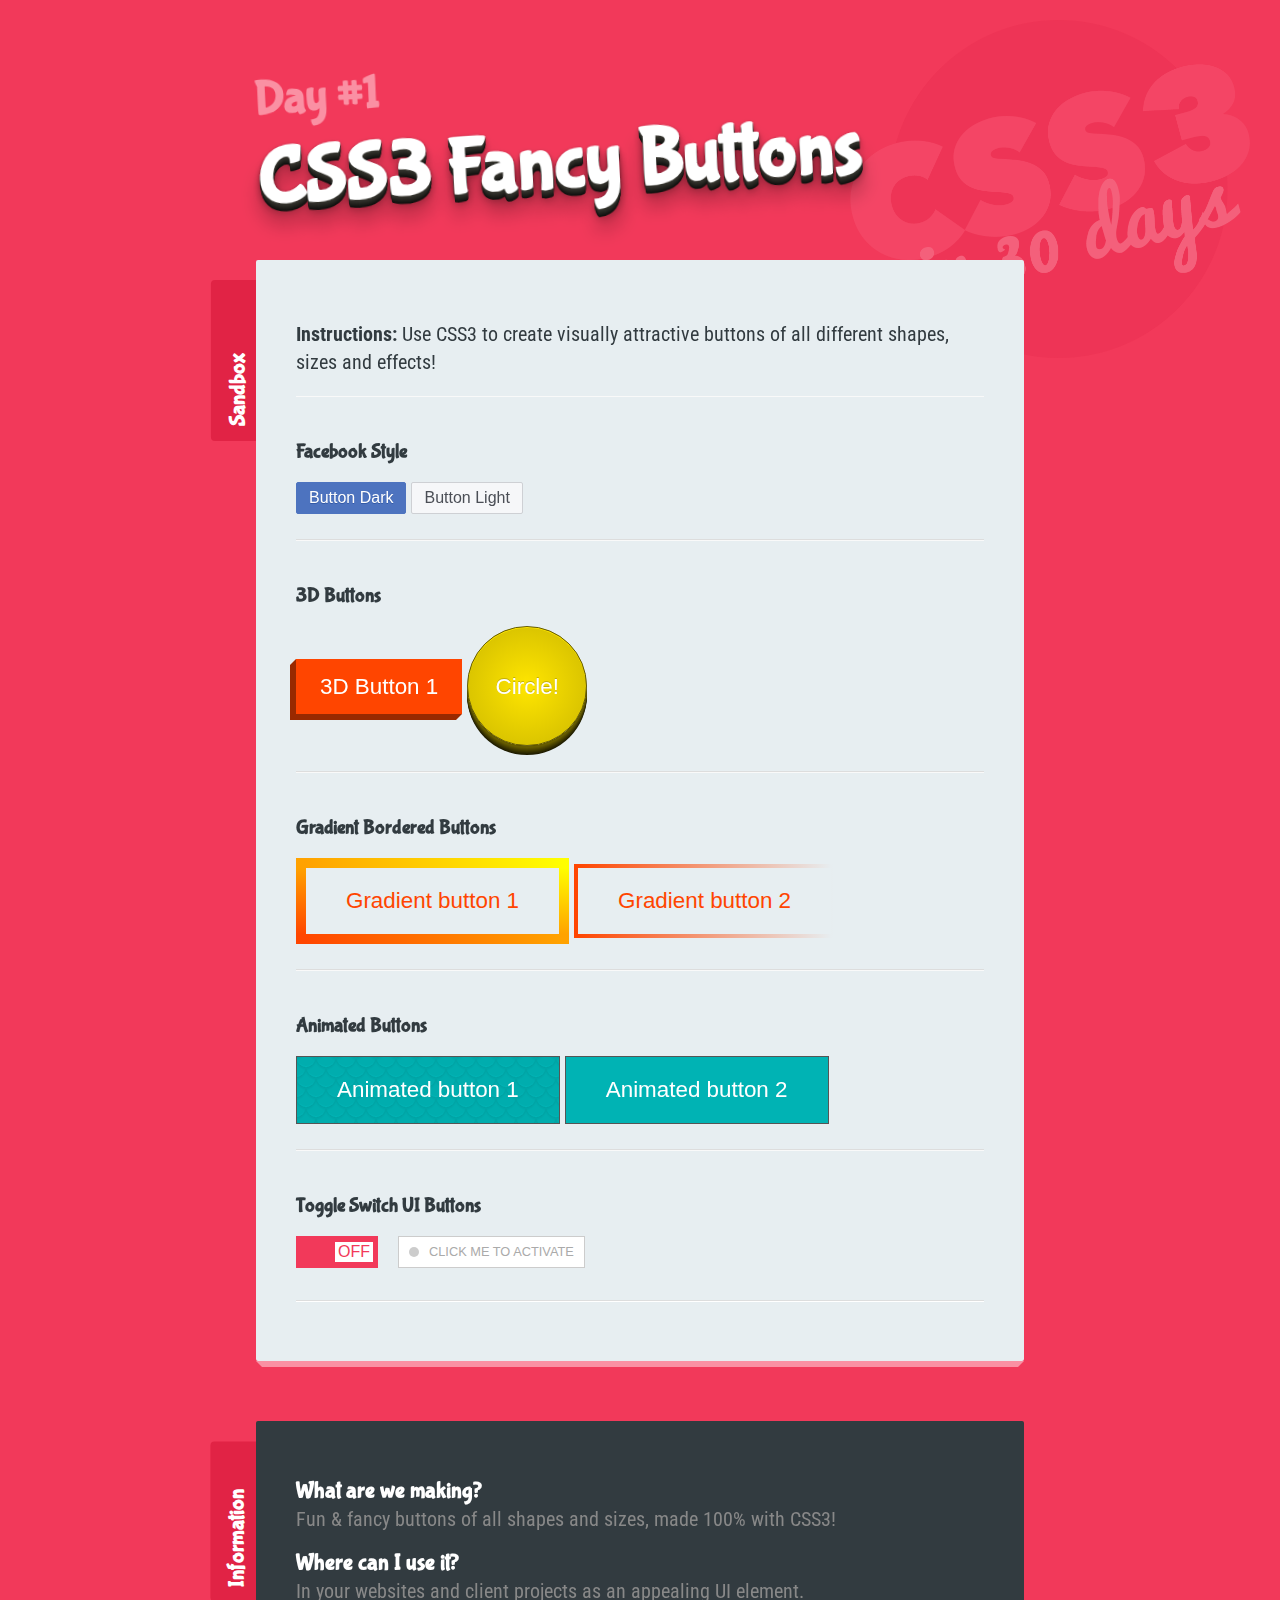
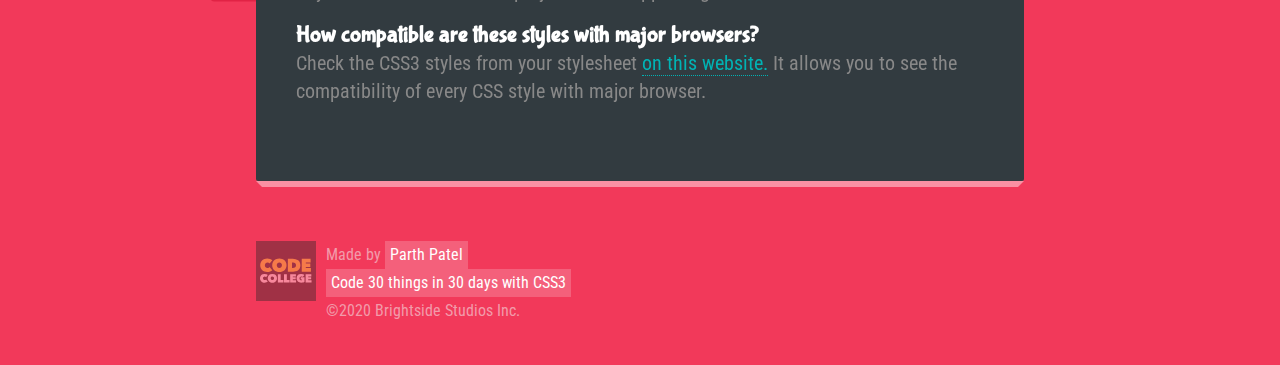
<file: 1 - Fancy Buttons/index.html>
<!--
  Message from Brad:
  Thanks for watching CSS3 in 30 Days! You're awesome.
  Want more fun design & coding courses? Check out my website.

  https://codecollege.ca
  (it's free to start)
-->

<!DOCTYPE html>
<html>

<head>
  <meta charset="utf-8">
  <title>CSS3 Fancy Buttons | Code 30 Things in 30 Days with CSS3</title>

  <!-- NORMALIZE CSS -->
  <link rel="stylesheet" href="../_theme-styles/normalize.css">

  <!-- PROJECT THEME CSS -->
  <link rel="stylesheet" href="../_theme-styles/theme.css">

  <!-- FINAL PROJECT CSS (use for reference) -->
  <!-- <link rel="stylesheet" href="final.css"> -->

  <!-- SANDBOX CSS (this is your file!) -->
  <link rel="stylesheet" href="sandbox.css">

  <link href="https://fonts.googleapis.com/css?family=Bubblegum+Sans|Nova+Mono|Roboto+Condensed" rel="stylesheet">
</head>

<body>
  <h1><small>Day #1</small> CSS3 Fancy Buttons</h1>



  <div class="sandbox">
    <h2>Sandbox <small>This is where you play</small></h2>
    <div class="content">

      <p><strong>Instructions:</strong> Use CSS3 to create visually attractive buttons of all different shapes, sizes
        and effects!</p>

      <section>

        <h4>Facebook Style</h4>
        <button type="button" name="button" class="facebook-style-btn facebook-style-dark">Button Dark</button>

        <button type="button" name="button" class="facebook-style-btn facebook-style-light">Button Light</button>

      </section>

      <section>

        <h4>3D Buttons</h4>
        <button type="button" name="button" class="btn-3d-1">3D Button 1</button>

        <button type="button" name="button" class="btn-3d-2">Circle!</button>

      </section>

      <section>

        <h4>Gradient Bordered Buttons</h4>
        <button type="button" name="button" class="gradient-button-1">Gradient button 1</button>
        <button type="button" name="button" class="gradient-button-2">Gradient button 2</button>

      </section>

      <section>

        <h4>Animated Buttons</h4>

        <button type="button" name="button" class="animated-button-1">Animated button 1</button>
        <button type="button" name="button" class="animated-button-2">Animated button 2</button>

      </section>

      <section>

        <h4>Toggle Switch UI Buttons</h4>

        <label for="toggle1" class="toggle-1">
          <input type="checkbox" id="toggle1" class="toggle-1__input" />
          <span class="toggle-1__button"></span>
        </label>

        <label for="toggle2" class="toggle-2">
          <input type="checkbox" id="toggle2" class="toggle-2__input" />
          <span class="toggle-2__button">Click me to activate</span>
        </label>
      </section>

    </div>
  </div>

  <!-- <div class="final-result">
    <h2>Final Result <small>Use this for reference!</small></h2>
    <div class="content">

      <section>

        <h4>Facebook Style</h4>
        <button type="button" name="button" class="final__facebook-style-btn final__facebook-style-dark">Button
          Dark</button>

        <button type="button" name="button" class="final__facebook-style-btn final__facebook-style-light">Button
          Light</button>

      </section>

      <section>

        <h4>3D Buttons</h4>
        <button type="button" name="button" class="final__btn-3d-1">3D Button 1</button>

        <button type="button" name="button" class="final__btn-3d-2">Circle!</button>

      </section>

      <section>

        <h4>Gradient Bordered Buttons</h4>
        <button type="button" name="button" class="final__gradient-button-1">Gradient button 1</button>
        <button type="button" name="button" class="final__gradient-button-2">Gradient button 2</button>

      </section>

      <section>

        <h4>Animated Buttons</h4>

        <button type="button" name="button" class="final__animated-button-1">Animated button 1</button>
        <button type="button" name="button" class="final__animated-button-2">Animated button 2</button>

      </section>

      <section>

        <h4>Toggle Switch UI Buttons</h4>


        <label for="final-toggle1" class="final__toggle-1">
          <input type="checkbox" id="final-toggle1" class="final__toggle-1__input" />
          <span class="final__toggle-1__button"></span>
        </label>

        <label for="final-toggle2" class="final__toggle-2">
          <input type="checkbox" id="final-toggle2" class="final__toggle-2__input" />
          <span class="final__toggle-2__button">Click me to activate</span>
        </label>


      </section>

    </div>
  </div> -->

  <div class="info">
    <h2>Information <small>About this lesson</small></h2>
    <h3>What are we making?</h3>
    <p>Fun &amp; fancy buttons of all shapes and sizes, made 100% with CSS3!</p>

    <h3>Where can I use it?</h3>
    <p>In your websites and client projects as an appealing UI element.</p>

    <h3>How compatible are these styles with major browsers?</h3>
    <p>Check the CSS3 styles from your stylesheet <a href="http://caniuse.com/">on this website.</a> It allows you to
      see the compatibility of every CSS style with major browser.</p>
  </div>

  <footer>
    <div class="logo">
      <a href="http://codecollege.ca/" id="logo">

        <img src="../_theme-styles/img/bggray.svg" width="60px" id="logo_bg-gray">
        <img src="../_theme-styles/img/bgyellow.svg" width="60px" id="logo_bg-yellow">
        <img src="../_theme-styles/img/codecollegelogo.svg" width="60px" id="logo_codecollege">

        <!-- <img src="../_theme-styles/img/codecollegelogo.png" alt="Learn to Code at CodeCollege.ca" height="60px"> -->

      </a>
    </div>
    <div class="made-by">
      Made by <a href="#">Parth Patel</a>
    </div>
    <div class="course">
      <a href="http://codecollege.ca/">Code 30 things in 30 days with CSS3</a>
    </div>
    <div class="copyright">
      &copy;2020 Brightside Studios Inc.
    </div>
  </footer>
</body>

</html>
</file>
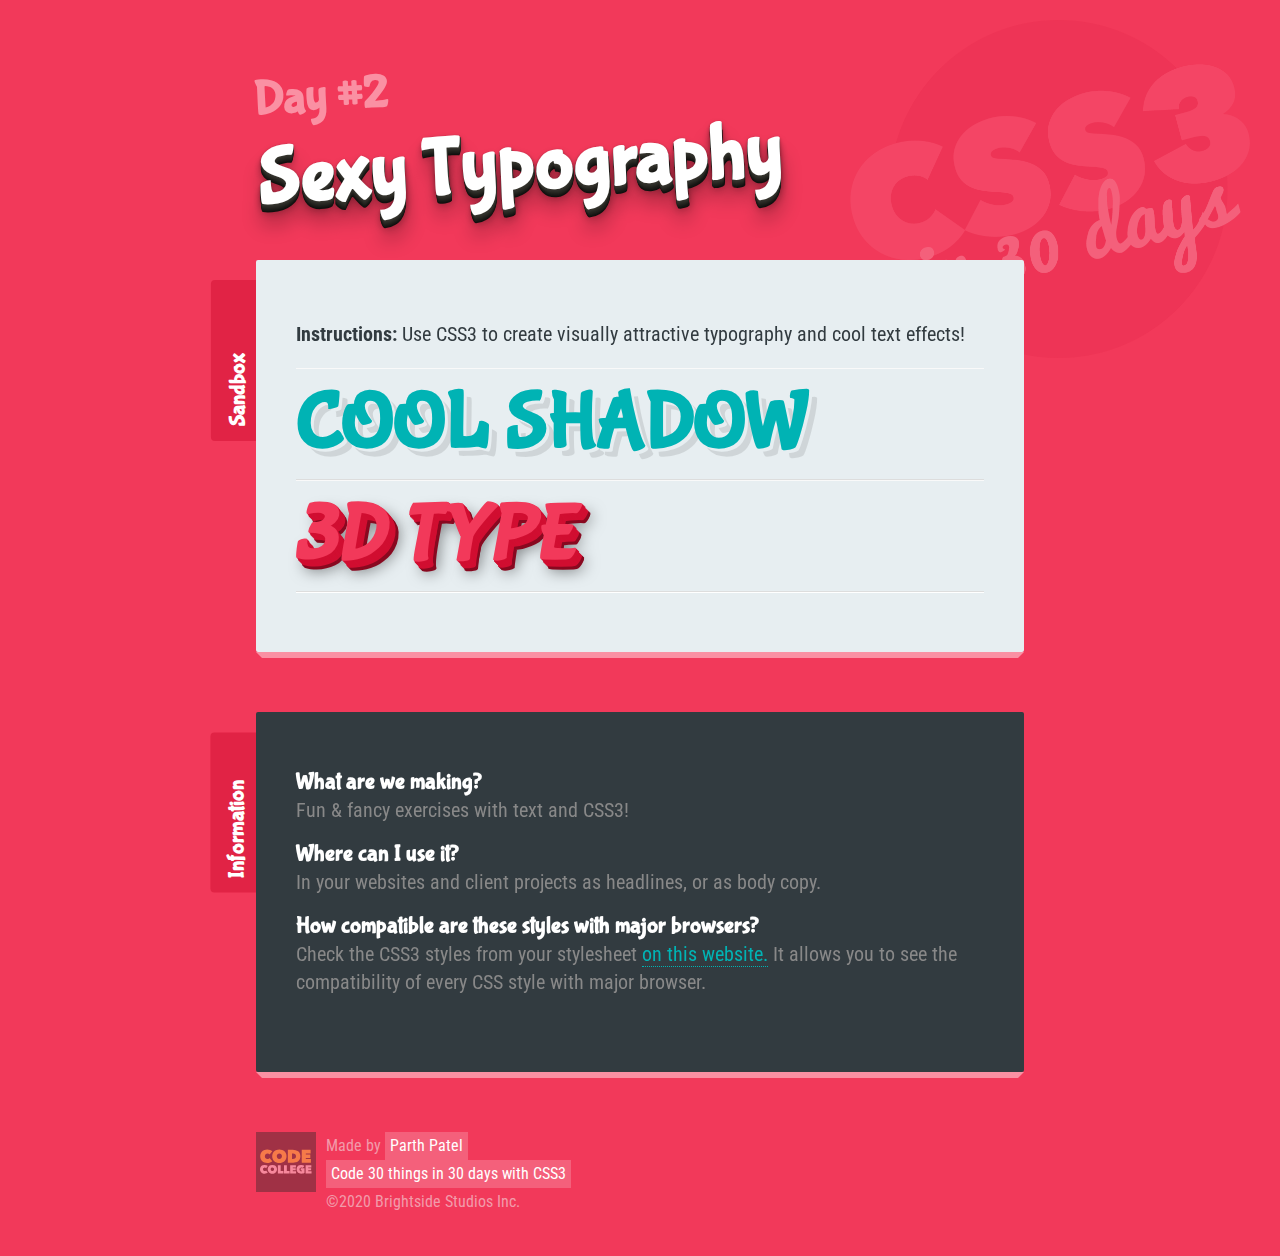
<file: 2 - Sexy Typography/index.html>
<!--
  Message from Brad:
  Thanks for watching CSS3 in 30 Days! You're awesome.
  Want more fun design & coding courses? Check out my website.

  https://codecollege.ca
  (it's free to start)
-->

<!DOCTYPE html>
<html>
  <head>
    <meta charset="utf-8">
    <title>Sexy Typography | Code 30 Things in 30 Days with CSS3</title>

    <!-- NORMALIZE CSS -->
    <link rel="stylesheet" href="../_theme-styles/normalize.css">

    <!-- PROJECT THEME CSS -->
    <link rel="stylesheet" href="../_theme-styles/theme.css">

    <!-- FINAL PROJECT CSS (use for reference) -->
    <link rel="stylesheet" href="final.css">

    <!-- SANDBOX CSS (this is your file!) -->
    <link rel="stylesheet" href="sandbox.css">

<link href="https://fonts.googleapis.com/css?family=Bubblegum+Sans|Nova+Mono|Roboto+Condensed" rel="stylesheet">
  </head>
  <body>
    <h1><small>Day #2</small> Sexy Typography</h1>



    <div class="sandbox">
      <h2>Sandbox <small>This is where you play</small></h2>
      <div class="content">

        <p><strong>Instructions:</strong> Use CSS3 to create visually attractive typography and cool text effects!</p>

        <section>

          <h4 class="shadow-typo">Cool Shadow</h4>

        </section>

        <section>

          <h4 class="threedee-typo">3D Type</h4>

        </section>

      </div>
    </div>
<!-- 
    <div class="final-result">
        <h2>Final Result <small>Use this for reference!</small></h2>
        <div class="content">

          <section>

            <h4 class="final__shadow-typo">Cool Shadow</h4>

          </section>

          <section>

            <h4 class="final__threedee-typo">3D Type</h4>

          </section>

        </div>
    </div> -->

    <div class="info">
      <h2>Information <small>About this lesson</small></h2>
      <h3>What are we making?</h3>
      <p>Fun &amp; fancy exercises with text and CSS3!</p>

      <h3>Where can I use it?</h3>
      <p>In your websites and client projects as headlines, or as body copy.</p>

      <h3>How compatible are these styles with major browsers?</h3>
      <p>Check the CSS3 styles from your stylesheet <a href="http://caniuse.com/">on this website.</a> It allows you to see the compatibility of every CSS style with major browser.</p>
    </div>

    <footer>
      <div class="logo">
        <a href="http://codecollege.ca/" id="logo">

          <img src="../_theme-styles/img/bggray.svg" width="60px" id="logo_bg-gray">
          <img src="../_theme-styles/img/bgyellow.svg" width="60px" id="logo_bg-yellow">
          <img src="../_theme-styles/img/codecollegelogo.svg" width="60px" id="logo_codecollege">

          <!-- <img src="../_theme-styles/img/codecollegelogo.png" alt="Learn to Code at CodeCollege.ca" height="60px"> -->

        </a>
      </div>
      <div class="made-by">
        Made by <a href="http://bradhussey.ca/">Parth Patel</a>
      </div>
      <div class="course">
        <a href="http://codecollege.ca/">Code 30 things in 30 days with CSS3</a>
      </div>
      <div class="copyright">
        &copy;2020 Brightside Studios Inc.
      </div>
    </footer>
  </body>
</html>
</file>
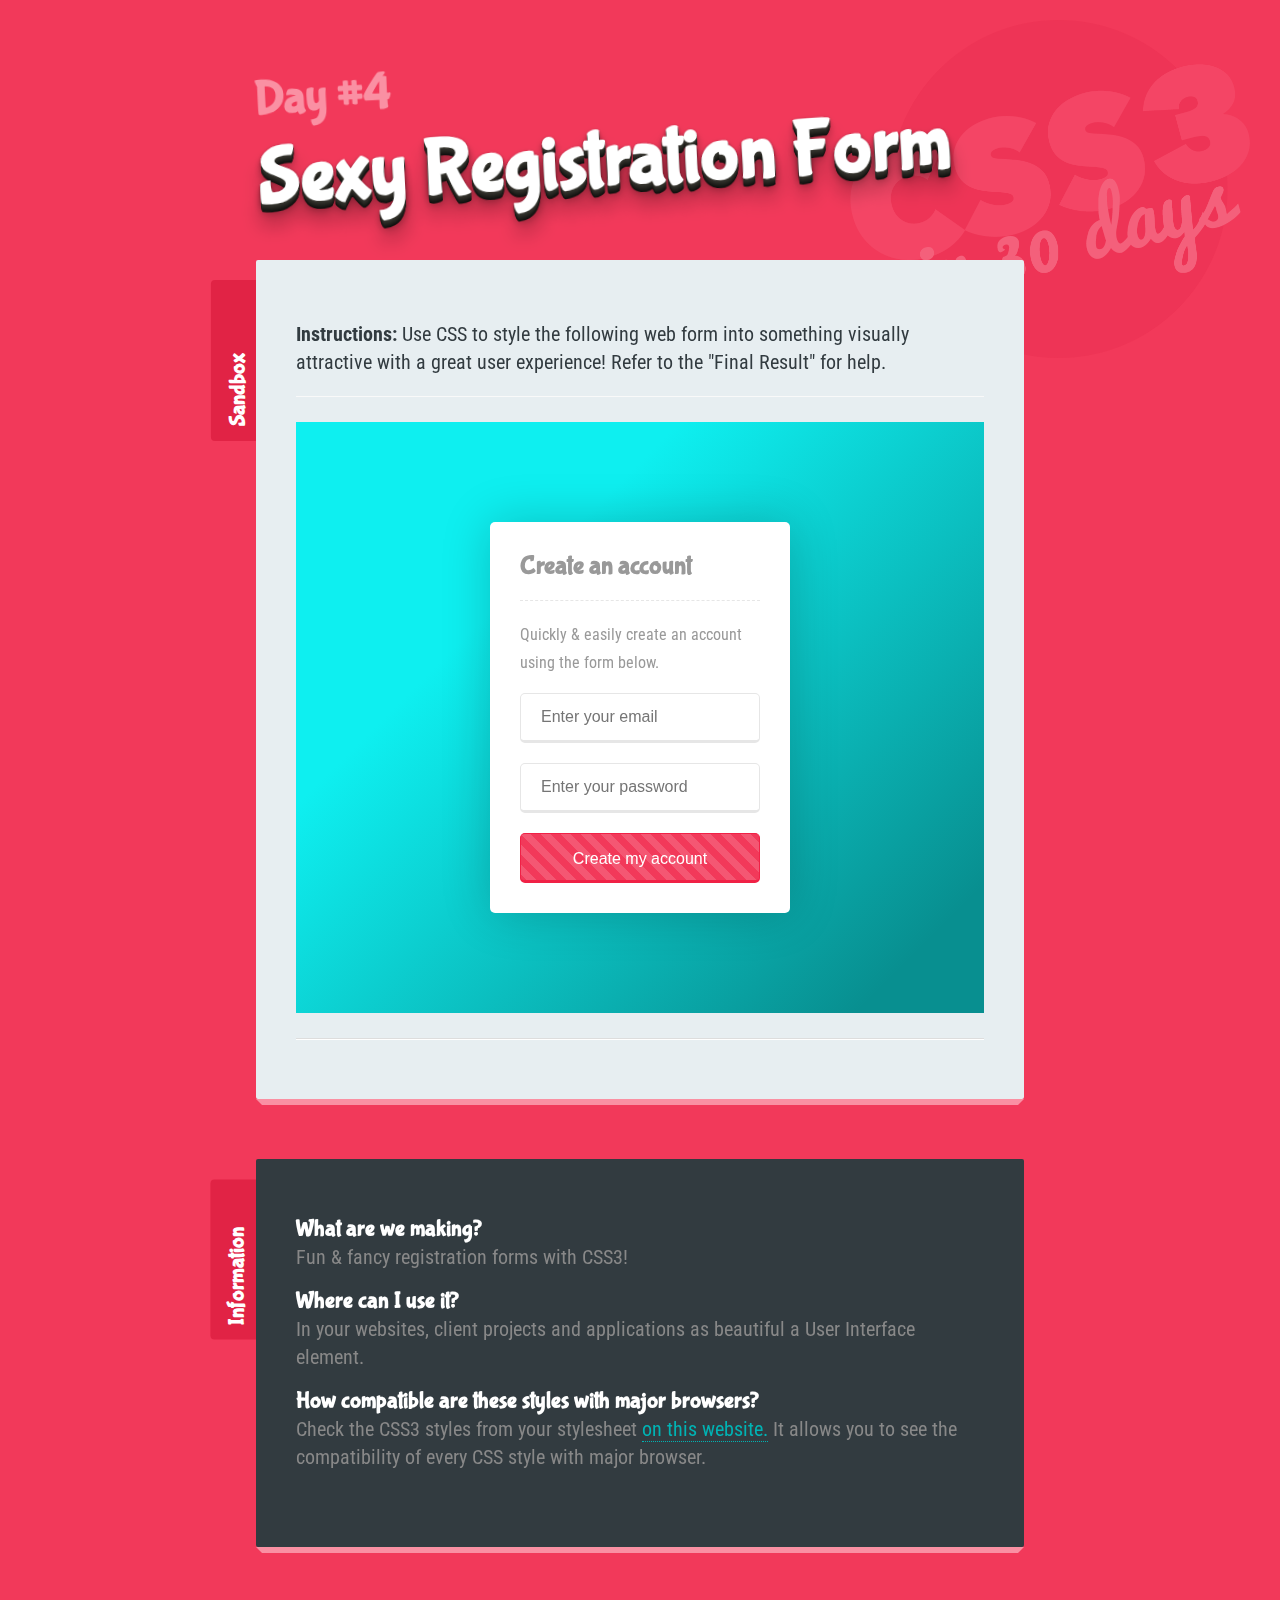
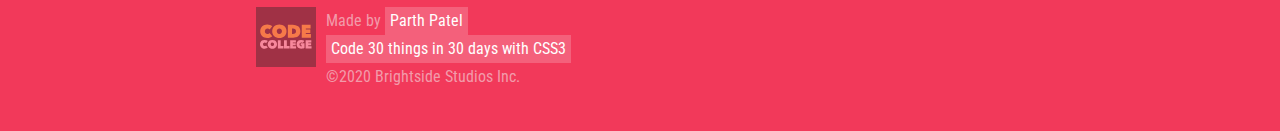
<file: 4 - Sexy Registration Form/index.html>
<!--
  Message from Brad:
  Thanks for watching CSS3 in 30 Days! You're awesome.
  Want more fun design & coding courses? Check out my website.

  https://codecollege.ca
  (it's free to start)
-->

<!DOCTYPE html>
<html>
  <head>
    <meta charset="utf-8">
    <title>Sexy Registration Form | Code 30 Things in 30 Days with CSS3</title>

    <!-- NORMALIZE CSS -->
    <link rel="stylesheet" href="../_theme-styles/normalize.css">

    <!-- PROJECT THEME CSS -->
    <link rel="stylesheet" href="../_theme-styles/theme.css">

    <!-- FINAL PROJECT CSS (use for reference) -->
    <link rel="stylesheet" href="final.css">

    <!-- SANDBOX CSS (this is your file!) -->
    <link rel="stylesheet" href="sandbox.css">

<link href="https://fonts.googleapis.com/css?family=Bubblegum+Sans|Nova+Mono|Roboto+Condensed" rel="stylesheet">
  </head>
  <body>
    <h1><small>Day #4</small> Sexy Registration Form</h1>



    <div class="sandbox">
      <h2>Sandbox <small>This is where you play</small></h2>
      <div class="content">

        <p><strong>Instructions:</strong> Use CSS to style the following web form into something visually attractive with a great user experience! Refer to the "Final Result" for help.</p>

        <section>

          <div class="register-wrapper">
            <div class="register-block">
              <h3 class="register-title">Create an account</h3>
              <p>Quickly &amp; easily create an account using the form below.</p>
              <form action="">
                <input type="email" placeholder="Enter your email"/>
                <input type="password" placeholder="Enter your password" />
                <input type="submit" value="Create my account"/>
              </form>
            </div>
          </div>

        </section>

      </div>
    </div>

    <!-- <div class="final-result">
        <h2>Final Result <small>Use this for reference!</small></h2>
        <div class="content">

          <section>

            <div class="final__register-wrapper">
              <div class="final__register-block">
                <h3 class="final__register-title">Create an account</h3>
                <p>Quickly &amp; easily create an account using the form below.</p>
                <form action="">
                  <input type="email" placeholder="Enter your email"/>
                  <input type="password" placeholder="Enter your password" />
                  <input type="submit" value="Create my account"/>
                </form>
              </div>
            </div>

          </section>

        </div>
    </div> -->

    <div class="info">
      <h2>Information <small>About this lesson</small></h2>
      <h3>What are we making?</h3>
      <p>Fun &amp; fancy registration forms with CSS3!</p>

      <h3>Where can I use it?</h3>
      <p>In your websites, client projects and applications as beautiful a User Interface element.</p>

      <h3>How compatible are these styles with major browsers?</h3>
      <p>Check the CSS3 styles from your stylesheet <a href="http://caniuse.com/">on this website.</a> It allows you to see the compatibility of every CSS style with major browser.</p>
    </div>

    <footer>
      <div class="logo">
        <a href="http://codecollege.ca/" id="logo">

          <img src="../_theme-styles/img/bggray.svg" width="60px" id="logo_bg-gray">
          <img src="../_theme-styles/img/bgyellow.svg" width="60px" id="logo_bg-yellow">
          <img src="../_theme-styles/img/codecollegelogo.svg" width="60px" id="logo_codecollege">

          <!-- <img src="../_theme-styles/img/codecollegelogo.png" alt="Learn to Code at CodeCollege.ca" height="60px"> -->

        </a>
      </div>
      <div class="made-by">
        Made by <a href="http://bradhussey.ca/">Parth Patel</a>
      </div>
      <div class="course">
        <a href="http://codecollege.ca/">Code 30 things in 30 days with CSS3</a>
      </div>
      <div class="copyright">
        &copy;2020 Brightside Studios Inc.
      </div>
    </footer>
  </body>
</html>
</file>
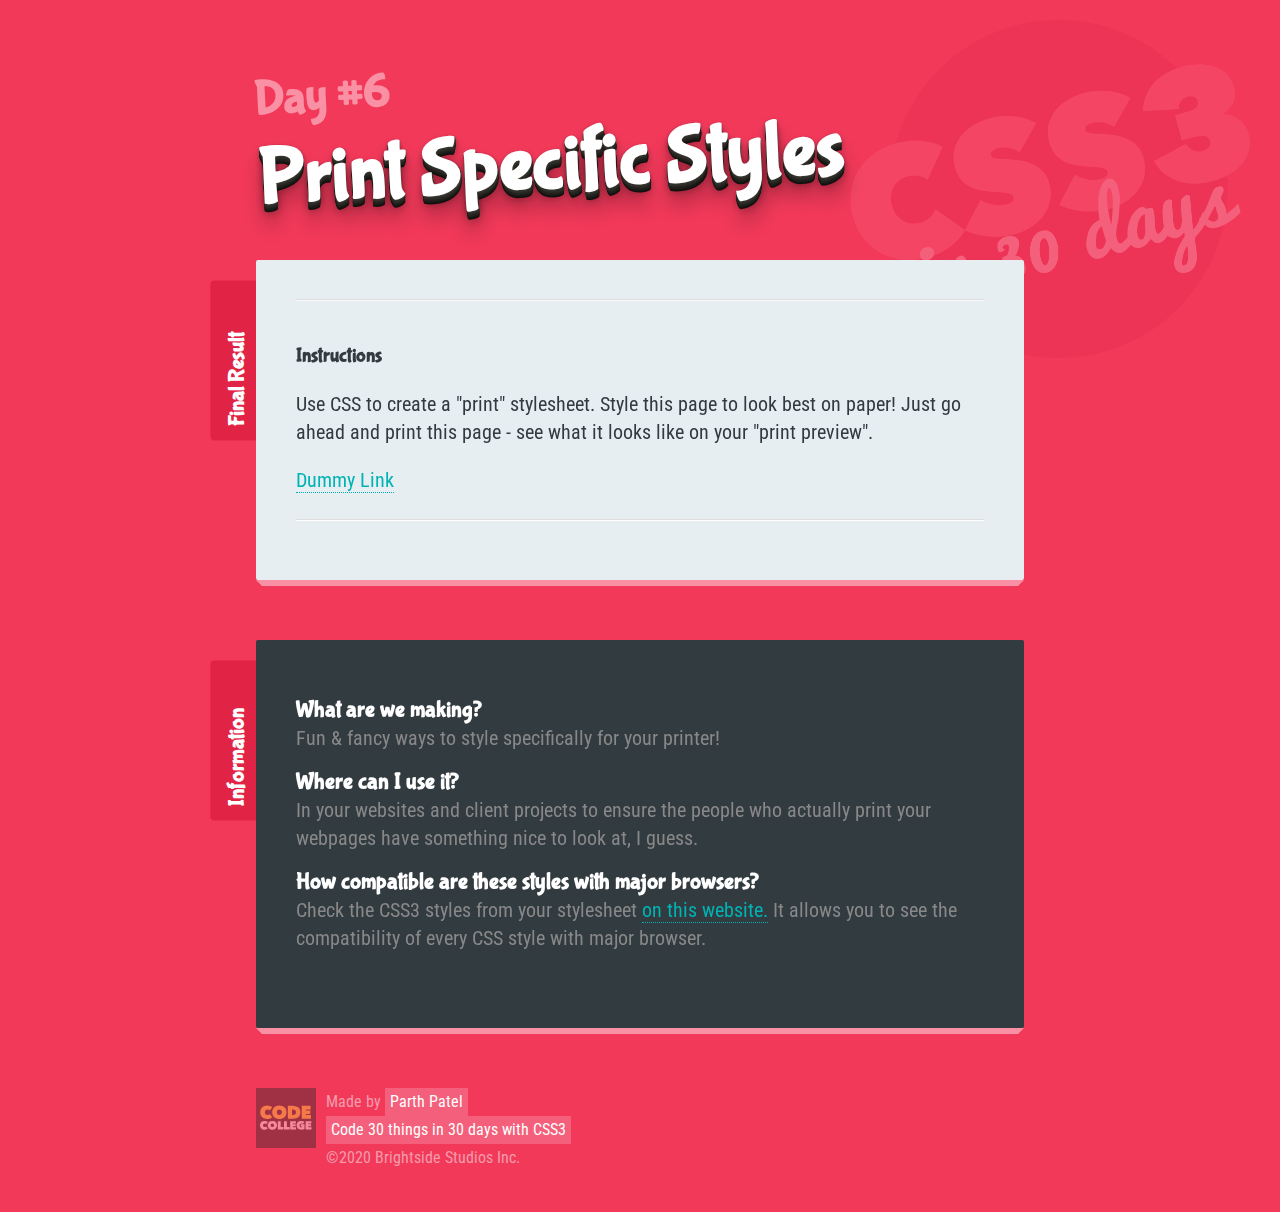
<file: 6 - Print Styles/index.html>
<!--
  Message from Brad:
  Thanks for watching CSS3 in 30 Days! You're awesome.
  Want more fun design & coding courses? Check out my website.

  https://codecollege.ca
  (it's free to start)
-->

<!DOCTYPE html>
<html>
  <head>
    <meta charset="utf-8">
    <title>Print Styles | Code 30 Things in 30 Days with CSS3</title>

    <!-- NORMALIZE CSS -->
    <link rel="stylesheet" href="../_theme-styles/normalize.css">

    <!-- PROJECT THEME CSS -->
    <link rel="stylesheet" href="../_theme-styles/theme.css">

    <!-- FINAL PROJECT CSS (use for reference) -->
    <!-- UNCOMMENT THE FOLLOWING TO VIEW FINAL CSS IN BROWSER -->
    <!-- <link rel="stylesheet" href="final.css"> -->

    <!-- SANDBOX CSS (this is your file!) -->
    <link rel="stylesheet" href="sandbox.css">

<link href="https://fonts.googleapis.com/css?family=Bubblegum+Sans|Nova+Mono|Roboto+Condensed" rel="stylesheet">
  </head>
  <body>
    <h1><small>Day #6</small> Print Specific Styles</h1>




    <div class="final-result">
        <h2>Final Result <small>Use this for reference!</small></h2>
        <div class="content">

          <section>

            <h4>Instructions</h4>
            <p>Use CSS to create a "print" stylesheet. Style this page to look best on paper! Just go ahead and print this page - see what it looks like on your "print preview".</p>
            <a href="https://bitsofco.de/">Dummy Link</a>

          </section>

        </div>
    </div>

    <div class="info">
      <h2>Information <small>About this lesson</small></h2>
      <h3>What are we making?</h3>
      <p>Fun &amp; fancy ways to style specifically for your printer!</p>

      <h3>Where can I use it?</h3>
      <p>In your websites and client projects to ensure the people who actually print your webpages have something nice to look at, I guess.</p>

      <h3>How compatible are these styles with major browsers?</h3>
      <p>Check the CSS3 styles from your stylesheet <a href="http://caniuse.com/">on this website.</a> It allows you to see the compatibility of every CSS style with major browser.</p>
    </div>

    <footer>
      <div class="logo">
        <a href="http://codecollege.ca/" id="logo">

          <img src="../_theme-styles/img/bggray.svg" width="60px" id="logo_bg-gray">
          <img src="../_theme-styles/img/bgyellow.svg" width="60px" id="logo_bg-yellow">
          <img src="../_theme-styles/img/codecollegelogo.svg" width="60px" id="logo_codecollege">

          <!-- <img src="../_theme-styles/img/codecollegelogo.png" alt="Learn to Code at CodeCollege.ca" height="60px"> -->

        </a>
      </div>
      <div class="made-by">
        Made by <a href="http://bradhussey.ca/">Parth Patel</a>
      </div>
      <div class="course">
        <a href="http://codecollege.ca/">Code 30 things in 30 days with CSS3</a>
      </div>
      <div class="copyright">
        &copy;2020 Brightside Studios Inc.
      </div>
    </footer>
  </body>
</html>
</file>
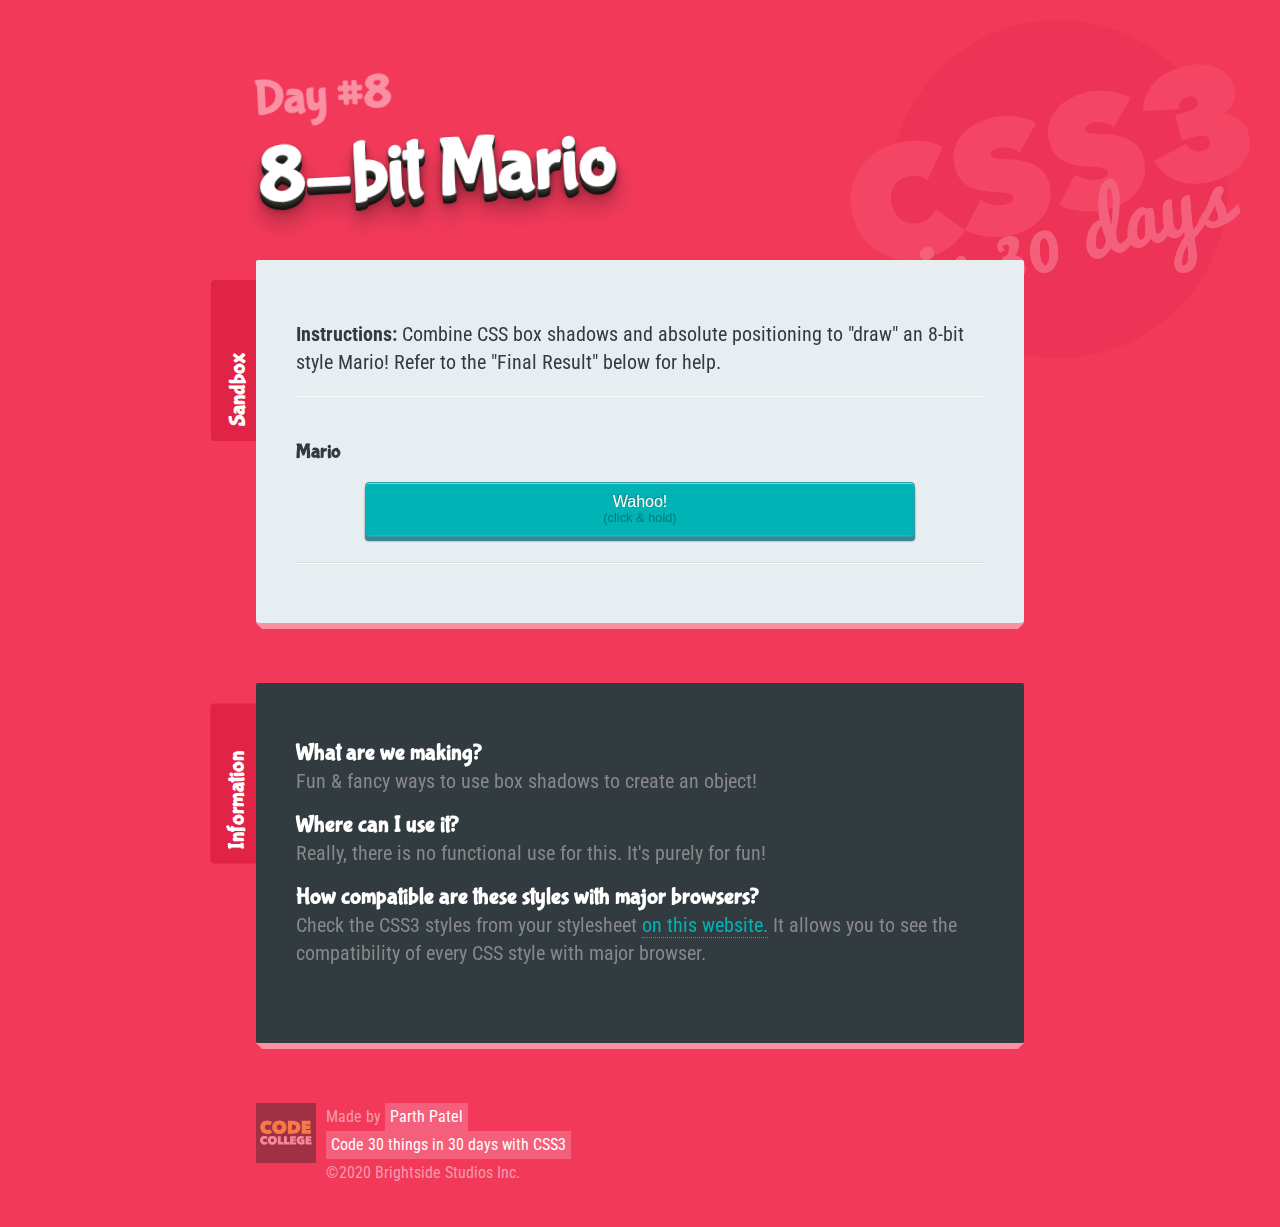
<file: 8 - 8-bit Mario/index.html>
<!--
  Message from Brad:
  Thanks for watching CSS3 in 30 Days! You're awesome.
  Want more fun design & coding courses? Check out my website.

  https://codecollege.ca
  (it's free to start)
-->

<!DOCTYPE html>
<html>

<head>
  <meta charset="utf-8">
  <title>8-bit Mario | Code 30 Things in 30 Days with CSS3</title>

  <!-- NORMALIZE CSS -->
  <link rel="stylesheet" href="../_theme-styles/normalize.css">

  <!-- PROJECT THEME CSS -->
  <link rel="stylesheet" href="../_theme-styles/theme.css">

  <!-- FINAL PROJECT CSS (use for reference) -->
  <link rel="stylesheet" href="final.css">

  <!-- SANDBOX CSS (this is your file!) -->
  <link rel="stylesheet" href="sandbox.css">

  <link href="https://fonts.googleapis.com/css?family=Bubblegum+Sans|Nova+Mono|Roboto+Condensed" rel="stylesheet">
</head>

<body>
  <h1><small>Day #8</small> 8-bit Mario</h1>



  <div class="sandbox">
    <h2>Sandbox <small>This is where you play</small></h2>
    <div class="content">

      <p><strong>Instructions:</strong> Combine CSS box shadows and absolute positioning to "draw" an 8-bit style Mario!
        Refer to the "Final Result" below for help.</p>

      <section>

        <h4>Mario</h4>
        <button class="button-theme" id="wahoo">Wahoo! <small>(click &amp; hold)</small></button>

        <div class="mario-block">
          <div class="mario"></div>
        </div>

      </section>

    </div>
  </div>

  <!-- <div class="final-result">
        <h2>Final Result <small>Use this for reference!</small></h2>
        <div class="content">

          <section>

            <h4>Mario</h4>
            <button class="button-theme" id="final__wahoo">Wahoo! <small>(click &amp; hold)</small></button>

            <div class="final__mario-block">
              <div class="final__mario"></div>
            </div>

          </section>

        </div>
    </div> -->

  <div class="info">
    <h2>Information <small>About this lesson</small></h2>
    <h3>What are we making?</h3>
    <p>Fun &amp; fancy ways to use box shadows to create an object!</p>

    <h3>Where can I use it?</h3>
    <p>Really, there is no functional use for this. It's purely for fun!</p>

    <h3>How compatible are these styles with major browsers?</h3>
    <p>Check the CSS3 styles from your stylesheet <a href="http://caniuse.com/">on this website.</a> It allows you to
      see the compatibility of every CSS style with major browser.</p>
  </div>

  <footer>
    <div class="logo">
      <a href="http://codecollege.ca/" id="logo">

        <img src="../_theme-styles/img/bggray.svg" width="60px" id="logo_bg-gray">
        <img src="../_theme-styles/img/bgyellow.svg" width="60px" id="logo_bg-yellow">
        <img src="../_theme-styles/img/codecollegelogo.svg" width="60px" id="logo_codecollege">

        <!-- <img src="../_theme-styles/img/codecollegelogo.png" alt="Learn to Code at CodeCollege.ca" height="60px"> -->

      </a>
    </div>
    <div class="made-by">
      Made by <a href="http://bradhussey.ca/">Parth Patel</a>
    </div>
    <div class="course">
      <a href="http://codecollege.ca/">Code 30 things in 30 days with CSS3</a>
    </div>
    <div class="copyright">
      &copy;2020 Brightside Studios Inc.
    </div>
  </footer>
</body>

</html>
</file>
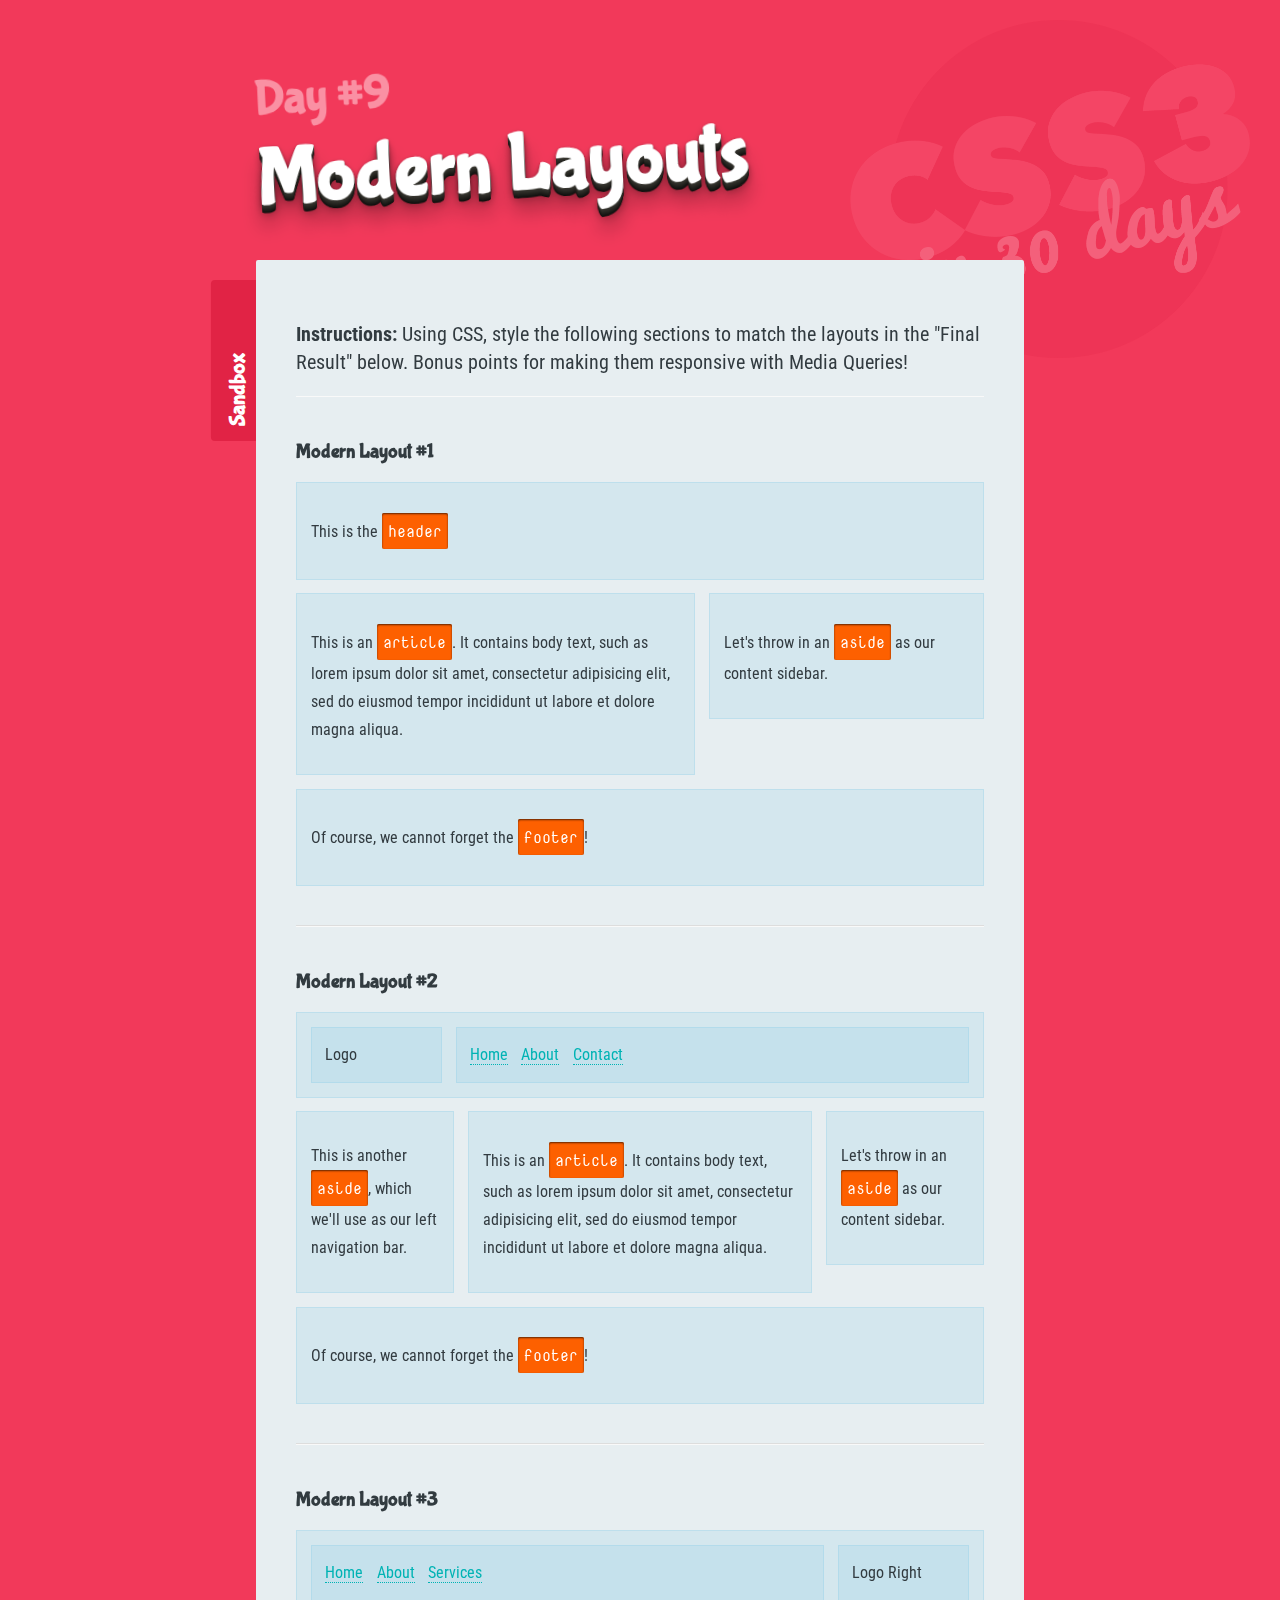
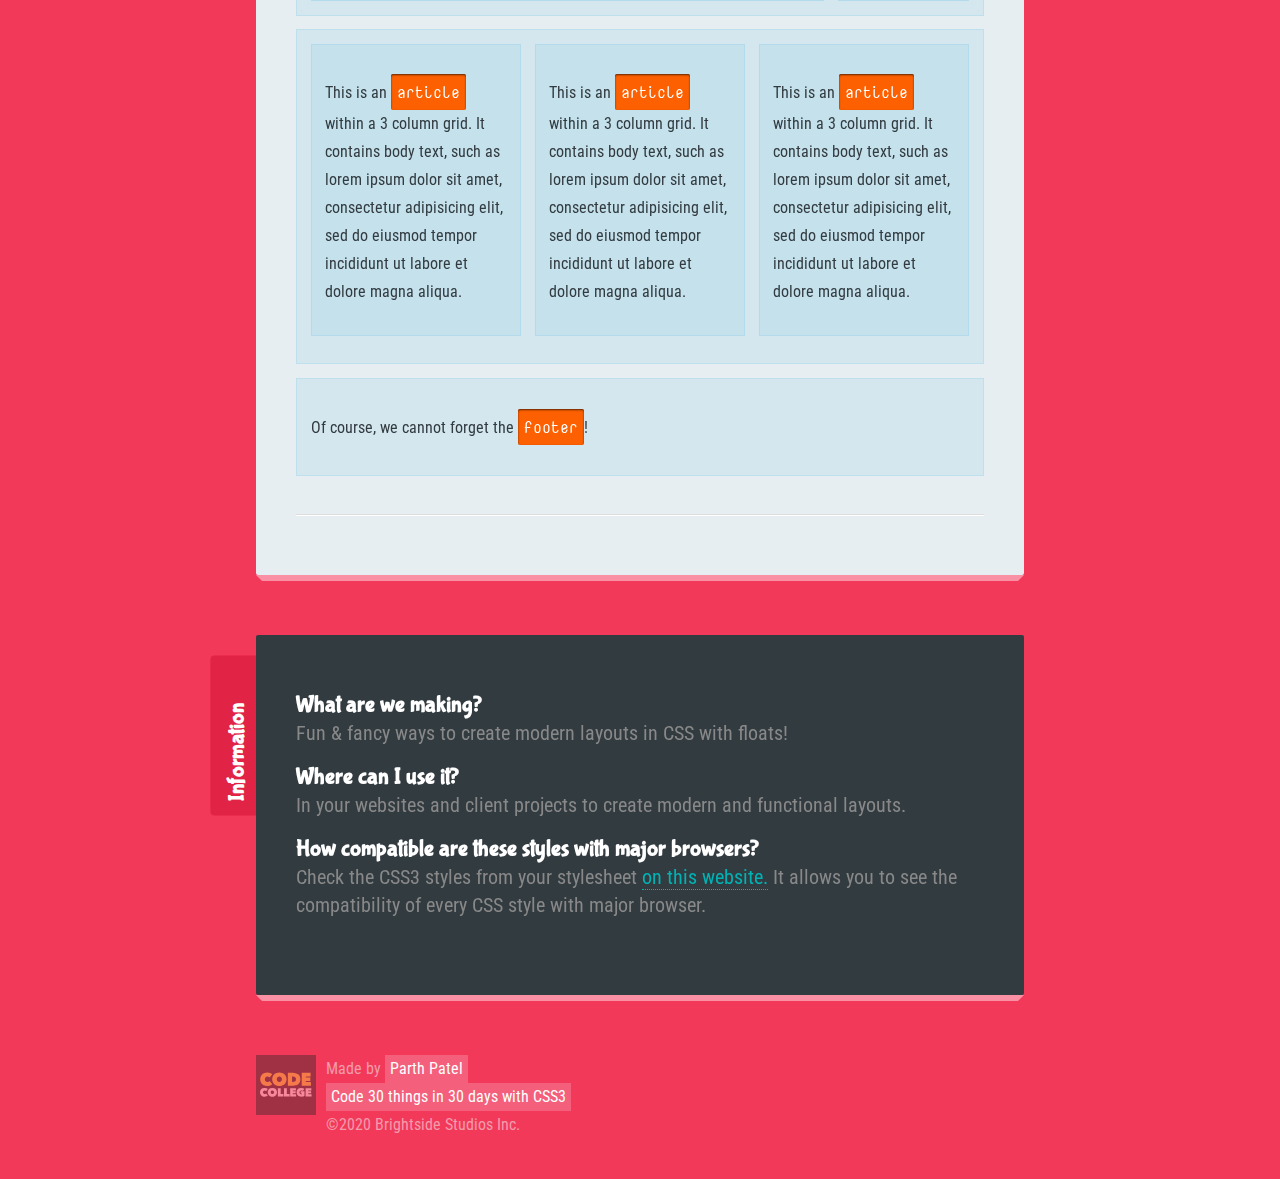
<file: 9 - Modern Layouts/index.html>
<!--
  Message from Brad:
  Thanks for watching CSS3 in 30 Days! You're awesome.
  Want more fun design & coding courses? Check out my website.

  https://codecollege.ca
  (it's free to start)
-->

<!DOCTYPE html>
<html>

<head>
  <meta charset="utf-8">
  <title>Modern Layouts | Code 30 Things in 30 Days with CSS3</title>

  <!-- NORMALIZE CSS -->
  <link rel="stylesheet" href="../_theme-styles/normalize.css">

  <!-- PROJECT THEME CSS -->
  <link rel="stylesheet" href="../_theme-styles/theme.css">

  <!-- FINAL PROJECT CSS (use for reference) -->
  <link rel="stylesheet" href="final.css">

  <!-- SANDBOX CSS (this is your file!) -->
  <link rel="stylesheet" href="sandbox.css">

  <link href="https://fonts.googleapis.com/css?family=Bubblegum+Sans|Nova+Mono|Roboto+Condensed" rel="stylesheet">
</head>

<body>
  <h1><small>Day #9</small> Modern Layouts</h1>



  <div class="sandbox">
    <h2>Sandbox <small>This is where you play</small></h2>
    <div class="content">

      <p><strong>Instructions:</strong> Using CSS, style the following sections to match the layouts in the "Final
        Result" below. Bonus points for making them responsive with Media Queries!</p>

      <section class="layout1">
        <h4>Modern Layout #1</h4>

        <header>
          <p>This is the <code>header</code></p>
        </header>
        <article>
          <p>This is an <code>article</code>. It contains body text, such as lorem ipsum dolor sit amet, consectetur
            adipisicing elit, sed do eiusmod tempor incididunt ut labore et dolore magna aliqua.</p>
        </article>
        <aside>
          <p>Let's throw in an <code>aside</code> as our content sidebar.</p>
        </aside>
        <footer>
          <p>Of course, we cannot forget the <code>footer</code>!</p>
        </footer>
      </section>

      <section class="layout2">
        <h4>Modern Layout #2</h4>

        <header>
          <div class="logo">
            Logo
          </div>
          <nav>
            <ul>
              <li><a href="#">Home</a></li>
              <li><a href="#">About</a></li>
              <li><a href="#">Contact</a></li>
            </ul>
          </nav>
        </header>
        <aside class="sidenav">
          <p>This is another <code>aside</code>, which we'll use as our left navigation bar.</p>
        </aside>
        <article>
          <p>This is an <code>article</code>. It contains body text, such as lorem ipsum dolor sit amet, consectetur
            adipisicing elit, sed do eiusmod tempor incididunt ut labore et dolore magna aliqua.</p>
        </article>
        <aside class="sidebar">
          <p>Let's throw in an <code>aside</code> as our content sidebar.</p>
        </aside>
        <footer>
          <p>Of course, we cannot forget the <code>footer</code>!</p>
        </footer>
      </section>

      <section class="layout3">
        <h4>Modern Layout #3</h4>

        <header>
          <div class="logo">
            Logo Right
          </div>
          <nav>
            <ul>
              <li><a href="#">Home</a></li>
              <li><a href="#">About</a></li>
              <li><a href="#">Services</a></li>
            </ul>
          </nav>
        </header>
        <div class="articles">
          <article>
            <p>This is an <code>article</code> within a 3 column grid. It contains body text, such as lorem ipsum dolor
              sit amet, consectetur adipisicing elit, sed do eiusmod tempor incididunt ut labore et dolore magna aliqua.
            </p>
          </article>
          <article>
            <p>This is an <code>article</code> within a 3 column grid. It contains body text, such as lorem ipsum dolor
              sit amet, consectetur adipisicing elit, sed do eiusmod tempor incididunt ut labore et dolore magna aliqua.
            </p>
          </article>
          <article>
            <p>This is an <code>article</code> within a 3 column grid. It contains body text, such as lorem ipsum dolor
              sit amet, consectetur adipisicing elit, sed do eiusmod tempor incididunt ut labore et dolore magna aliqua.
            </p>
          </article>
        </div>
        <footer>
          <p>Of course, we cannot forget the <code>footer</code>!</p>
        </footer>
      </section>

    </div>
  </div>

  <!-- <div class="final-result">
        <h2>Final Result <small>Use this for reference!</small></h2>
        <div class="content">

          <section class="final__layout1">
            <h4>Modern Layout #1</h4>

            <header>
              <p>This is the <code>header</code></p>
            </header>
            <article>
              <p>This is an <code>article</code>. It contains body text, such as lorem ipsum dolor sit amet, consectetur adipisicing elit, sed do eiusmod tempor incididunt ut labore et dolore magna aliqua.</p>
            </article>
            <aside>
              <p>Let's throw in an <code>aside</code> as our content sidebar.</p>
            </aside>
            <footer>
              <p>Of course, we cannot forget the <code>footer</code>!</p>
            </footer>
          </section>

          <section class="final__layout2">
            <h4>Modern Layout #2</h4>

            <header>
              <div class="logo">
                Logo
              </div>
              <nav>
                <ul>
                  <li><a href="#">Home</a></li>
                  <li><a href="#">About</a></li>
                  <li><a href="#">Contact</a></li>
                </ul>
              </nav>
            </header>
            <aside class="sidenav">
              <p>This is another <code>aside</code>, which we'll use as our left navigation bar.</p>
            </aside>
            <article>
              <p>This is an <code>article</code>. It contains body text, such as lorem ipsum dolor sit amet, consectetur adipisicing elit, sed do eiusmod tempor incididunt ut labore et dolore magna aliqua.</p>
            </article>
            <aside class="sidebar">
              <p>Let's throw in an <code>aside</code> as our content sidebar.</p>
            </aside>
            <footer>
              <p>Of course, we cannot forget the <code>footer</code>!</p>
            </footer>
          </section>

          <section class="final__layout3">
            <h4>Modern Layout #3</h4>

            <header>
              <div class="logo">
                Logo Right
              </div>
              <nav>
                <ul>
                  <li><a href="#">Home</a></li>
                  <li><a href="#">About</a></li>
                  <li><a href="#">Services</a></li>
                </ul>
              </nav>
            </header>
            <div class="articles">
              <article>
                <p>This is an <code>article</code> within a 3 column grid. It contains body text, such as lorem ipsum dolor sit amet, consectetur adipisicing elit, sed do eiusmod tempor incididunt ut labore et dolore magna aliqua.</p>
              </article>
              <article>
                <p>This is an <code>article</code> within a 3 column grid. It contains body text, such as lorem ipsum dolor sit amet, consectetur adipisicing elit, sed do eiusmod tempor incididunt ut labore et dolore magna aliqua.</p>
              </article>
              <article>
                <p>This is an <code>article</code> within a 3 column grid. It contains body text, such as lorem ipsum dolor sit amet, consectetur adipisicing elit, sed do eiusmod tempor incididunt ut labore et dolore magna aliqua.</p>
              </article>
            </div>
            <footer>
              <p>Of course, we cannot forget the <code>footer</code>!</p>
            </footer>
          </section>

        </div>
    </div> -->

  <div class="info">
    <h2>Information <small>About this lesson</small></h2>
    <h3>What are we making?</h3>
    <p>Fun &amp; fancy ways to create modern layouts in CSS with floats!</p>

    <h3>Where can I use it?</h3>
    <p>In your websites and client projects to create modern and functional layouts.</p>

    <h3>How compatible are these styles with major browsers?</h3>
    <p>Check the CSS3 styles from your stylesheet <a href="http://caniuse.com/">on this website.</a> It allows you to
      see the compatibility of every CSS style with major browser.</p>
  </div>

  <footer>
    <div class="logo">
      <a href="http://codecollege.ca/" id="logo">

        <img src="../_theme-styles/img/bggray.svg" width="60px" id="logo_bg-gray">
        <img src="../_theme-styles/img/bgyellow.svg" width="60px" id="logo_bg-yellow">
        <img src="../_theme-styles/img/codecollegelogo.svg" width="60px" id="logo_codecollege">

        <!-- <img src="../_theme-styles/img/codecollegelogo.png" alt="Learn to Code at CodeCollege.ca" height="60px"> -->

      </a>
    </div>
    <div class="made-by">
      Made by <a href="http://bradhussey.ca/">Parth Patel</a>
    </div>
    <div class="course">
      <a href="http://codecollege.ca/">Code 30 things in 30 days with CSS3</a>
    </div>
    <div class="copyright">
      &copy;2020 Brightside Studios Inc.
    </div>
  </footer>
</body>

</html>
</file>
<file: _theme-styles/theme.css>
/* ========================================
   THEME.CSS
   These are the styles for the theme of
   the lesson.

   Course:  CSS3 in 30 Days
   Author:  Brad Hussey
   Website: codecollege.ca
   ====================================== */

body {
  font-family: 'Roboto Condensed', "Helvetica Neue", Helvetica, Arial, sans-serif;

  /* DARK PINK */
  background: #f2395a;

  /*TEAL*/
  /*background: #00B3B4;*/

  font-size: 20px;
  line-height: 28px;
  color: #323b40;
  margin: 40px 0;
}

  body::before {
    position: fixed;
    content: "";
    height: 400px;
    width: 400px;
    top: 20px;
    right: 30px;
    background: url('../_theme-styles/img/CSS30_Logo.png') no-repeat;
    background-size: 100%;
    opacity: .2;
  }


h1,h2,h3,h4,h5,h6 {
  font-family: 'Bubblegum Sans', cursive;
}

  h1 {
    width: 60%;
    max-width: 960px;
    margin: 0 auto 60px;
    transform: rotate(-3deg);
    color: white;
    text-align: left;
    font-size: 5rem;
    line-height: 5rem;
    text-shadow:  0 1px 0 hsl(52,7%,20%),
                  0 2px 0 hsl(52,7%,18%),
                  0 3px 0 hsl(52,7%,16%),
                  0 4px 0 hsl(52,7%,14%),
                  0 5px 0 hsl(52,7%,12%),
                  0 6px 0 hsl(52,7%,10%),
                  0 7px 0 hsl(52,7%,8%),
                  0 8px 0 hsl(52,7%,6%),

                  0 0 5px rgba(0,0,0,.05),
                  0 1px 3px rgba(0,0,0,.2),
                  0 3px 5px rgba(0,0,0,.2),
                  0 5px 10px rgba(0,0,0,.2),
                  0 10px 10px rgba(0,0,0,.2),
                  0 20px 20px rgba(0,0,0,.3);
  }

    h1 small {
      font-size: 3rem;
      display: block;
      color: #fa90a3;
      text-shadow: none;
    }


  h2 {
    color: white;
  }

    h2 small {
      font-weight: normal;
      font-size: 1rem;
      display: block;
      color: #323b40;
    }

  h3 small {
    font-weight: normal;
    font-family: 'Roboto Condensed', "Helvetica Neue", Helvetica, Arial, sans-serif;
    color: #888;
    display: block;
  }

  h4 {
    margin: 1rem 0
  }


a:link, a:visited {
  color: #00B3B4;
  text-decoration: none;
  border-bottom: dotted 1px #00B3B4;
}
  a:hover {
    background: #00B3B4;
    color: white;
    text-decoration: none;
  }


button {
  font-size: 1rem;
}


code {
  background: #fd6000;
  color: white;
  padding: 4px 6px;
  font-family: 'Nova Mono', monospace;
  font-size: 1rem;
  border-radius: 2px;
  box-shadow: inset 0 1px 2px #5e2400;
  display: inline-block;
}


section {
  position: relative;
  border-top: solid 1px #f9f9f9;
  border-bottom: solid 1px #ddd;
  padding: 25px 0;
}

  section:first-child::before {
    position: absolute;
    content: "";
    width: 100%;
    height: 1px;
    border-top: solid 1px #ddd;
    top: -2px;
    left: 0;
  }

  section:last-child::after {
    position: absolute;
    content: "";
    width: 100%;
    border-top: solid 1px white;
    bottom: -2px;
    left: 0;
  }

  section footer {
    margin: inherit;
    width: inherit;
    color: inherit;
    font-size: inherit;
  }

  section header,
  section article,
  section nav,
  section aside,
  section footer,
  section .logo,
  section .articles {
    background: rgba(140, 204, 231, 0.2);
    border: solid 1px rgba(140, 204, 231, 0.3);
    padding: 2%;
    margin: 0 0 2%;
    font-size: 1rem;
    box-sizing: border-box;
  }

  section ul {
    list-style: none;
    margin: 0;
    padding: 0;
  }

    section ul li {
      display: inline-block;
      margin: 0 2% 0 0;
    }


.course-files {
  text-align: center;
}


a.button-theme {
  color: white;
  font-weight: bold;
  text-transform: uppercase;
}


.button-theme {
  position: relative;
	display: inline-block;
	padding: 10px 30px;
	text-align: center;
	color: white;

	text-shadow:-1px -1px 0 #2C7982;
	background: #00B3B4;
	border:1px solid #379AA4;

	-webkit-border-radius:4px;
	-moz-border-radius:4px;
	border-radius:4px;

	-webkit-box-shadow:0 1px 0 rgba(255, 255, 255, .5) inset, 0 -1px 0 rgba(255, 255, 255, .1) inset, 0 4px 0 #338A94, 0 4px 2px rgba(0, 0, 0, .5);
	-moz-box-shadow:0 1px 0 rgba(255, 255, 255, .5) inset, 0 -1px 0 rgba(255, 255, 255, .1) inset, 0 4px 0 #338A94, 0 4px 2px rgba(0, 0, 0, .5);
	box-shadow:0 1px 0 rgba(255, 255, 255, .5) inset, 0 -1px 0 rgba(255, 255, 255, .1) inset, 0 4px 0 #338A94, 0 4px 2px rgba(0, 0, 0, .5);
}

  .button-theme::before {
  	background:#fa90a3;
  	background-image: -webkit-gradient(linear, 0% 0%, 0% 100%, from(#ef758b), to(#fa90a3));

  	-webkit-border-radius: 4px;
  	-moz-border-radius: 4px;
  	border-radius: 4px;

  	-webkit-box-shadow: 0 1px 2px rgba(0, 0, 0, .3) inset, 0 1px 0 rgba(255, 255, 255, .5);
  	-moz-box-shadow: 0 1px 2px rgba(0, 0, 0, .3) inset, 0 1px 0 rgba(255, 255, 255, .5);
  	box-shadow: 0 1px 2px rgba(0, 0, 0, .3) inset, 0 1px 0 rgba(255, 255, 255, .5);

  	position: absolute;
  	content: "";
  	left: -15px;
    right: -15px;
  	top: -14px;
    bottom: -17px;
  	z-index: -1;
  }

  .button-theme:active {
    -webkit-box-shadow:0 1px 0 rgba(255, 255, 255, .5) inset, 0 -1px 0 rgba(255, 255, 255, .1) inset, 0 2px 0 #338A94, 0 2px 2px rgba(0, 0, 0, .5);
  	-moz-box-shadow:0 1px 0 rgba(255, 255, 255, .5) inset, 0 -1px 0 rgba(255, 255, 255, .1) inset, 0 2px 0 #338A94, 0 2px 2px rgba(0, 0, 0, .5);
  	box-shadow:0 1px 0 rgba(255, 255, 255, .5) inset, 0 -1px 0 rgba(255, 255, 255, .1) inset, 0 2px 0 #338A94, 0 2px 2px rgba(0, 0, 0, .5);
  	top: 4px;
  }

  .button-theme:active::before{
  	top: -18px;
  	bottom: -13px;
  }

  .button-theme:hover {
  	background: #0bbfc0;
  }

  .button-theme small {
    display: block;
    color: #007a7b;
    text-shadow: none;
  }


.sandbox,
.final-result,
.info {
  position: relative;
  background: #e7eef1;
  width: 60%;
  max-width: 960px;
  margin: 60px auto;
  padding: 40px 40px 60px;
  box-sizing: border-box;
  border-radius: 2px;
  box-shadow: 0 12px 0 -6px #fa90a3;
}

  .sandbox::before,
  .final-result::before,
  .info::before {
    position: absolute;
    display: block;
    content: "";
    border: solid 6px transparent;
    border-right: solid 6px #fa90a3;
    border-top-width: 0px;
    background: none;
    bottom: -6px;
    left: -6px;
  }

  .sandbox::after,
  .final-result::after,
  .info::after {
    position: absolute;
    display: block;
    content: "";
    border: solid 6px transparent;
    border-top: solid 6px #fa90a3;
    border-bottom-width: 0px;
    background: none;
    right: 0;
    bottom: -6px;
  }


  .sandbox h2,
  .final-result h2,
  .info h2 {
    font-size: 1.4rem;
    display: inline-block;
    transform: rotate(-90deg);
    transition: all ease-in-out .1s;
    position: absolute;
    top: 60px;
    left: -85px;
    background: #e12345;
    margin: 0;
    line-height: 1.6rem;
    padding: 15px;
    z-index: -2;
    border-radius: 4px;
    min-width: 130px;
  }

  .sandbox:hover h2,
  .final-result:hover h2,
  .info:hover h2 {
    left: -110px;
  }

  .sandbox .button-theme,
  .final-result .button-theme {
    display: block;
    width: 80%;
    margin: 0 auto;
  }


.info {
  background: #323b40;
  color: white;
}

  .info h3 {
    margin: 1rem 0 0;
  }
  .info p {
    margin: 0 0 1rem;
    color: #888;
  }


.sticky-footer-lesson footer {
  position: relative;
  background: #e7eef1;
  padding: 40px 40px 60px;
  box-sizing: border-box;
  border-radius: 2px;
  color: #333;
}

  .sticky-footer-lesson footer a:link {
    color: #e12345;
  }

footer {
  width: 60%;
  max-width: 960px;
  margin: 0 auto;
  font-size: 1rem;
  color: #f29baa;
}

  footer a:link,
  footer a:visited {
    position: relative;
    display: inline-block;
    background: rgba(255,255,255, 0.2);
    padding: 0 5px;
    border: none;
    text-decoration: none;
    color: white;
  }
    footer a:hover {
      background: rgba(255,255,255, 0.4);
      box-shadow: -3px 3px 0 #eb2447;
      transform: rotate(-1deg);
    }

  footer .made-by, footer .course, footer .copyright {
    padding-left: 70px;
    transition: all ease 1000ms;
  }

  footer #logo {
    position: relative;
    z-index: 9;
    opacity: .4;
    float: left;
    margin-right: 15px;
    padding: 0;
    background: none;
    flex-direction: row;
    box-shadow: none;
    transition: all ease 1000ms;
  }

    footer #logo img {
      position: absolute;
      transform-style: preserve-3d;
      transition: all ease 1000ms;
    }

    footer:hover #logo_codecollege {
      width: 100px;
    }

    footer:hover #logo_bg-yellow {
      width: 80px;
      transform: translateX(-10px) translateY(10px) translateZ(-10px);
    }

    footer:hover #logo_bg-gray {
      transform: translateX(-20px) translateY(20px) translateZ(-20px);
    }

    footer:hover #logo {
      opacity: 1;
      transform: perspective(400px) rotateX(40deg) rotateY(20deg) rotateZ(-25deg) translateX(0) translateY(0px) translateZ(0);
    }

    footer:hover .made-by, footer:hover .course, footer:hover .copyright {
      padding-left: 140px;
    }
</file>
<file: 1 - Fancy Buttons/final.css>
/* ==========================================
   FINAL.CSS
   These are the final styles for the project.

   Course:  CSS3 in 30 Days
   Author:  Brad Hussey
   Website: codecollege.ca
   ========================================== */

button {
  position: relative;
  cursor: pointer;
  font-weight: bold;
  margin: 0 15px 0 0;
}


/* =====================
   FACEBOOK STYLE BUTTON
   ===================== */

.final__facebook-style-btn {
  border-radius: 2px;
  cursor: pointer;
  font-size: 0.9rem;
  padding: 6px 12px;
}

.final__facebook-style-dark {
  -moz-box-shadow:    inset 0px 1px 0px 0px #4d73bf;
  -webkit-box-shadow: inset 0px 1px 0px 0px #4d73bf;
  box-shadow:         inset 0px 1px 0px 0px #4d73bf;
  background: #4267b2;
  border: 1px solid #4267b2;
  color: #fff;
  text-shadow: 0 1px 0px #3359a5;
}

  .final__facebook-style-dark:hover {
    background: #2b54a7;
  }

  .final__facebook-style-dark:active {
    background: #1d4698;
    border-color: #1d4698;
  }


.final__facebook-style-light {
  background: #f6f7f9;
  border: 1px solid #ced0d4;
  border-radius: 2px;
  color: #4b4f56;
  cursor: pointer;
  font-size: 0.9rem;
  padding: 6px 12px;
}

  .final__facebook-style-light:hover {
    background: #e9ebee;
  }

  .final__facebook-style-light:active {
    background: #d8dade;
    border-color: #d8dade;
  }


/* =====================
   3D BUTTON 1
   ===================== */

.final__btn-3d-1 {
  position: relative;
  background: orangered;
  border: none;
  color: white;
  padding: 15px 24px;
  font-size: 1.4rem;
  box-shadow: -6px 6px 0 hsl(16, 100%, 30%);
  outline: none;
}

  .final__btn-3d-1:hover {
    background: hsl(16, 100%, 45%);
  }

  .final__btn-3d-1:active {
    background: hsl(16, 100%, 40%);
    top: 3px;
    left: -3px;
    box-shadow: -3px 3px 0 hsl(16, 100%, 30%);
  }

  .final__btn-3d-1::before {
    position: absolute;
    display: block;
    content: "";
    height: 0;
    width: 0;
    /* border width needs to be size of the element's box shadow */
    border: solid 6px transparent;

    /* border width needs to be size of the element's box shadow */
    border-right: solid 6px hsl(16, 100%, 30%);

    /* no width for left, makes measurements easier */
    border-left-width: 0px;

    background: none;
    top: 0px;

    /* needs to be the same size as border width */
    left: -6px;
  }

  .final__btn-3d-1::after {
    position: absolute;
    display: block;
    content: "";
    height: 0;
    width: 0;
    border: solid 6px transparent;
    border-top: solid 6px hsl(16, 100%, 30%);
    border-bottom-width: 0px;
    background: none;
    right: 0;
    bottom: -6px;
  }

    .final__btn-3d-1:active::before {
      border: solid 3px transparent;
      border-right: solid 3px hsl(16, 100%, 30%);
      border-left-width: 0px;
      left: -3px;
    }

    .final__btn-3d-1:active::after {
      border: solid 3px transparent;
      border-top: solid 3px hsl(16, 100%, 30%);
      border-bottom-width: 0px;
      bottom: -3px;
    }


/* =====================
   3D BUTTON 2
   ===================== */

.final__btn-3d-2 {
  position: relative;

  background: #ecd300; /* For browsers that do not support gradients */
  background: -webkit-radial-gradient(hsl(54, 100%, 50%), hsl(54, 100%, 40%)); /* Safari 5.1 to 6.0 */
  background: -o-radial-gradient(hsl(54, 100%, 50%), hsl(54, 100%, 40%)); /* For Opera 11.6 to 12.0 */
  background: -moz-radial-gradient(hsl(54, 100%, 50%), hsl(54, 100%, 40%)); /* For Firefox 3.6 to 15 */
  background: radial-gradient(hsl(54, 100%, 50%), hsl(54, 100%, 40%)); /* Standard syntax */

  font-size: 1.4rem;
  text-shadow: 0 -1px 0 #c3af07;
  color: white;
  border: solid 1px hsl(54, 100%, 20%);
  border-radius: 100%;
  height: 120px;
  width: 120px;
  z-index: 4;

  outline: none;

  box-shadow: inset 0 1px 0 hsl(54, 100%, 50%),
              0 2px 0 hsl(54, 100%, 20%),
              0 3px 0 hsl(54, 100%, 18%),
              0 4px 0 hsl(54, 100%, 16%),
              0 5px 0 hsl(54, 100%, 14%),
              0 6px 0 hsl(54, 100%, 12%),
              0 7px 0 hsl(54, 100%, 10%),
              0 8px 0 hsl(54, 100%, 8%),
              0 9px 0 hsl(54, 100%, 6%);
}

  .final__btn-3d-2:hover {
    background: #ecd300; /* For browsers that do not support gradients */
    background: -webkit-radial-gradient(hsl(54, 100%, 45%), hsl(54, 100%, 35%)); /* Safari 5.1 to 6.0 */
    background: -o-radial-gradient(hsl(54, 100%, 45%), hsl(54, 100%, 35%)); /* For Opera 11.6 to 12.0 */
    background: -moz-radial-gradient(hsl(54, 100%, 45%), hsl(54, 100%, 35%)); /* For Firefox 3.6 to 15 */
    background: radial-gradient(hsl(54, 100%, 45%), hsl(54, 100%, 35%)); /* Standard syntax */
  }

  .final__btn-3d-2:active {
    background: #ecd300; /* For browsers that do not support gradients */
    background: -webkit-radial-gradient(hsl(54, 100%, 43%), hsl(54, 100%, 33%)); /* Safari 5.1 to 6.0 */
    background: -o-radial-gradient(hsl(54, 100%, 43%), hsl(54, 100%, 33%)); /* For Opera 11.6 to 12.0 */
    background: -moz-radial-gradient(hsl(54, 100%, 43%), hsl(54, 100%, 33%)); /* For Firefox 3.6 to 15 */
    background: radial-gradient(hsl(54, 100%, 43%), hsl(54, 100%, 33%)); /* Standard syntax */

    top: 2px;

    box-shadow: inset 0 1px 0 hsl(54, 100%, 50%),
                0 2px 0 hsl(54, 100%, 20%),
                0 3px 0 hsl(54, 100%, 18%),
                0 4px 0 hsl(54, 100%, 16%),
                0 5px 0 hsl(54, 100%, 14%),
                0 6px 0 hsl(54, 100%, 12%),
                0 7px 0 hsl(54, 100%, 10%);
  }


/* =========================
   GRADIENT BORDERED BUTTONS
   ========================= */

   .final__gradient-button-1 {
     position: relative;
     z-index: 1;
     display: inline-block;
     padding: 20px 40px;
     font-size: 1.4rem;
     box-sizing: border-box;
     -webkit-box-sizing: border-box;
     background-color: #e7eef1;
     border: 10px solid transparent;
     border-image: linear-gradient(to top right, orangered, yellow);
     border-image-slice: 1;
     color: orangered;
     outline: none;
     -webkit-transition: all 0.3s ease;
     transition: all 0.3s ease;
   }
   .final__gradient-button-1:hover {
     background-size: 100%;
     background-image: linear-gradient(to top right, orangered, yellow);
     color: white;
   }


   .final__gradient-button-2 {
     position: relative;
     z-index: 1;
     display: inline-block;
     padding: 20px 40px;
     font-size: 1.4rem;
     box-sizing: border-box;
     -webkit-box-sizing: border-box;
     background-color: #e7eef1;
     border: 4px solid transparent;
     border-image: linear-gradient(to right, orangered, transparent);
     border-image-slice: 1;
     color: orangered;
     outline: none;
     -webkit-transition: all 0.3s ease;
     transition: all 0.3s ease;
   }
   .final__gradient-button-2:hover {
     background-size: 100%;
     background-image: linear-gradient(to right, orangered, transparent);
     border-right-style: none;
     color: white;
   }



/* =========================
   ANIMATED BUTTONS
   ========================= */

   .final__animated-button-1 {
     position: relative;
     display: inline-block;
     padding: 20px 40px;
     font-size: 1.4rem;
     background-color: #00b3b4;

     background-image: url(pattern.png);
     background-size: 40px 40px;
     border: 1px solid #555;
     color: white;
     transition: all 0.3s ease;
   }
   .final__animated-button-1:hover {
     -webkit-animation: loading-button-animation 2s linear infinite;
             animation: loading-button-animation 2s linear infinite;
   }


   .final__animated-button-2 {
     position: relative;
     display: inline-block;
     padding: 20px 40px;
     font-size: 1.4rem;
     background-color: #00b3b4;
     background-size: 20px 20px;
     border: 1px solid #555;
     color: white;
     transition: all 0.3s ease;
   }
   .final__animated-button-2:after {
     position: absolute;
     top: 50%;
     right: 0.6em;
     -webkit-transform: translate(0, -50%);
             transform: translate(0, -50%);
     content: "»";
     opacity: 0;
     transition: all 0.3s ease;
   }
   .final__animated-button-2:hover {
     padding: 20px 60px 20px 20px;
   }
   .final__animated-button-2:hover:after {
     right: 1.2em;
     opacity: 1;
   }

   @-webkit-keyframes loading-button-animation {
     from {
       background-position: 0 0;
     }
     to {
       background-position: 40px 0;
     }
   }

   @keyframes loading-button-animation {
     from {
       background-position: 0 0;
     }
     to {
       background-position: 40px 0;
     }
   }



/* =========================
   TOGGLE SWITCH UI BUTTONS
   ========================= */

   .final__toggle-1 {
     font-family: Helvetica, Arial, sans-serif;
     display: inline-block;
     vertical-align: top;
     margin: 0 15px 0 0;
   }
   .final__toggle-1__input {
     display: none;
   }
   .final__toggle-1__button {
     position: relative;
     display: inline-block;
     font-size: 14px;
     line-height: 20px;
     text-transform: uppercase;
     background-color: #f2395a;
     border:1px solid #f2395a;
     color: #ffffff;
     width: 80px;
     height: 30px;
     transition: all 0.3s ease;
     cursor: pointer;
   }
   .final__toggle-1__button:before {
     position: absolute;
     top: 6px;
     left: 40px;
     right: auto;
     display: inline-block;
     height: 20px;
     padding: 0 3px;
     background-color: #ffffff;
     color: #f2395a;
     content: "off";
     transition: all 0.3s ease;
   }
   .final__toggle-1__input:checked + .final__toggle-1__button {
     background-color: #00b3b4;
     border:1px solid #00b3b4;
   }
   .final__toggle-1__input:checked + .final__toggle-1__button:before {
     left: 5px;
     content: "on";
     color: #00b3b4;
   }


   .final__toggle-2 {
     font-family: Helvetica, Arial, sans-serif;
     font-size: 1rem;
     display: inline-block;
     vertical-align: top;
     margin: 0 15px 0 0;
   }
   .final__toggle-2__input {
     display: none;
   }
   .final__toggle-2__button {
     position: relative;
     display: inline-block;
     line-height: 20px;
     text-transform: uppercase;
     background-color: #ffffff;
     color: #aaaaaa;
     border: 1px solid #cccccc;
     padding: 5px 10px 5px 30px;
     transition: all 0.3s ease;
     cursor: pointer;
   }
   .final__toggle-2__button:before {
     position: absolute;
     top: 10px;
     left: 10px;
     right: auto;
     display: inline-block;
     width: 10px;
     height: 10px;
     background-color: #cccccc;
     content: "";
     transition: all 0.3s ease;
   }
   .final__toggle-2__input:checked + .final__toggle-2__button {
     background-color: #00b3b4;
     border-color: #00b3b4;
     color: #ffffff;
   }
   .final__toggle-2__input:checked + .final__toggle-2__button:before {
     background-color: #ffffff;
   }
</file>
<file: 1 - Fancy Buttons/sandbox.css>
/* ========================================

    CODE YOUR STYLES BELOW!

   ====================================== */

/* ======================================
    Facebook Button
   ====================================== */
.facebook-style-btn {
    border-radius: 2px;
    font-size: 0.9 rem;
    padding: 6px 12px;
}

.facebook-style-dark {
    -moz-box-shadow: inset 0px 1px 0px 0px #4d73bf;
    -webkit-box-shadow: inset 0px 1px 0px 0px #4d73bf;
    box-shadow: inset 0px 1px 0px 0px #4d73bf;
    background: #4d73bf;
    border: 1px solid #4d73bf;
    color: #ffffff;
    text-shadow: 0px 1px 0px #3359a5;
}

.facebook-style-dark:hover {
    background: #2b54a7;
}

.facebook-style-dark:active {
    background: #1d4698;
    border-color: #1d4698;
}

.facebook-style-light {
    background: #f6f7f9;
    border: 1px solid #ced0d4;
    color: #4b4f56;
}

.facebook-style-light:hover {
    background: #e9ebee;
}

.facebook-style-light:active {
    background: #d8dade;
    border-color: #d8dade;
}


/* ======================================
    3-D Button 1
   ====================================== */

.btn-3d-1 {
    position: relative;
    background: orangered;
    border: none;
    color: white;
    padding: 15px 24px;
    font-size: 1.4rem;
    box-shadow: -6px 6px 0px hsl(16, 100%, 30%);
    outline: none;
}

.btn-3d-1:hover {
    background: hsl(16, 100%, 45%);
}

.btn-3d-1:active {
    background: hsl(16, 100%, 40%);
    top: 3px;
    left: -3px;
    box-shadow: -3px 3px 0px hsl(16, 100%, 30%);

}

.btn-3d-1::before {
    position: absolute;
    display: block;
    content: "";
    height: 0;
    width: 0;

    border: 6px solid transparent;
    border-right: 6px solid hsl(16, 100%, 30%);
    border-left-width: 0;
    background: none;
    top: 0;
    left: -6px;
}

.btn-3d-1::after {
    position: absolute;
    display: block;
    content: "";
    height: 0;
    width: 0;
    background: none;
    border: 6px solid transparent;
    border-top: 6px solid hsl(16, 100%, 30%);
    border-bottom-width: 0;
    right: 0;
    bottom: -6px;
}

.btn-3d-1:active::before {
    border: 3px solid transparent;
    border: 3px solid hsl(16, 100%, 30%);
    border-left-width: 0px;
    left: -3px;
}

.btn-3d-1:active::after {
    border: 3px solid transparent;
    border: 3px solid hsl(16, 100%, 30%);
    border-bottom-width: 0px;
    bottom: -3px;
}


/* ======================================
    3-D Button 2
   ====================================== */

.btn-3d-2 {
    position: relative;
    background: #ecd300;
    background: radial-gradient(hsl(54, 100%, 50%), hsl(54, 100%, 40%));
    font-size: 1.4rem;
    text-shadow: 0 -1px 0 #c3af07;
    color: white;
    border: 1px solid hsl(54, 100%, 20%);
    border-radius: 100%;
    height: 120px;
    width: 120px;
    z-index: 4;
    outline: none;


    box-shadow: inset 0 1px 0 hsl(54, 100%, 50%),
        0 2px 0 hsl(54, 100%, 20%),
        0 3px 0 hsl(54, 100%, 18%),
        0 4px 0 hsl(54, 100%, 16%),
        0 5px 0 hsl(54, 100%, 14%),
        0 6px 0 hsl(54, 100%, 12%),
        0 7px 0 hsl(54, 100%, 10%),
        0 8px 0 hsl(54, 100%, 8%),
        0 9px 0 hsl(54, 100%, 6%);
}

.btn-3d-2:hover {
    background: radial-gradient(hsl(54, 100%, 45%), hsl(54, 100%, 35%));
}

.btn-3d-2:active {
    background: radial-gradient(hsl(54, 100%, 43%), hsl(54, 100%, 33%));

    top: 2px;

    box-shadow: inset 0 1px 0 hsl(54, 100%, 50%),
        0 2px 0 hsl(54, 100%, 20%),
        0 3px 0 hsl(54, 100%, 18%),
        0 4px 0 hsl(54, 100%, 16%),
        0 5px 0 hsl(54, 100%, 14%),
        0 6px 0 hsl(54, 100%, 12%),
        0 7px 0 hsl(54, 100%, 10%);
}


/* ======================================
    Gradient Button
   ====================================== */

.gradient-button-1 {
    position: relative;
    z-index: 1;
    display: inline-block;
    padding: 20px 40px;
    font-size: 1.4rem;
    box-sizing: border-box;
    background-color: #e7eef1;
    border: 10px solid transparent;
    border-image: linear-gradient(to top right, orangered, yellow);
    border-image-slice: 1;
    color: orangered;
    transition: all 0.3s ease-in-out;
}

.gradient-button-1:hover {
    background-image: linear-gradient(to top right, orangered, yellow);
    color: white;
}

.gradient-button-2 {
    position: relative;
    z-index: 1;
    display: inline-block;
    padding: 20px 40px;
    font-size: 1.4rem;
    box-sizing: border-box;
    background-color: #e7eef1;
    border: 4px solid transparent;
    border-image: linear-gradient(to right, orangered, transparent);
    border-image-slice: 1;
    color: orangered;
    transition: all 0.3s ease-in-out;
}

.gradient-button-2:hover {
    background-image: linear-gradient(to right, orangered, transparent);
    color: white;
    border-right-style: none;
}

/* ======================================
    Animated Button
   ====================================== */

.animated-button-1 {
    position: relative;
    display: inline-block;
    padding: 20px 40px;
    font-size: 1.4rem;

    background-color: #00b3b4;
    background-image: url('./pattern.png');
    background-size: 40px 40px;
    border: 1px solid #555555;

    color: white;

    transition: all ease 0.3s;
}

.animated-button-1:hover {
    animation: loading-button-animation 2s linear infinite;
}

@keyframes loading-button-animation {
    from {
        background-position: 0 0;
    }

    to {
        background-position: 40px 0;
    }
}

.animated-button-2 {
    position: relative;
    display: inline-block;
    padding: 20px 40px;
    font-size: 1.4rem;

    background-color: #00b3b4;
    background-size: 40px 40px;
    border: 1px solid #555555;

    color: white;

    transition: all ease 0.3s;
}

.animated-button-2::after {
    position: absolute;
    top: 30%;
    right: 0.6rem;
    content: "»";
    transition: all ease 0.3s;
    opacity: 0;
}

.animated-button-2:hover {
    padding: 20px 60px 20px 20px;
}

.animated-button-2:hover::after {
    right: 1.2rem;
    opacity: 1;
}


/* ======================================
    Toggle Switch UI
   ====================================== */

.toggle-1 {
    font-family: Arial, Helvetica, sans-serif;
    display: inline-block;
    vertical-align: top;
    margin: 0 15px 0 0;
}

.toggle-1__input {
    display: none;
}

.toggle-1__button {
    position: relative;
    display: inline-block;
    font-size: 1rem;
    line-height: 20px;
    text-transform: uppercase;
    background-color: #f2395a;
    border: 1px solid #f2395a;
    color: white;
    width: 80px;
    height: 30px;
    transition: all 0.3s ease;
    cursor: pointer;
}

.toggle-1__button::before{
    position: absolute;
    top: 5px;
    left: 38px;
    content: "off";
    display: inline-block;
    height: 20px;
    padding: 0 3px;
    background: white;
    color: #f2395a;
    transition: all 0.3s ease;
}

.toggle-1__input:checked + .toggle-1__button{
   background: #00b3b4;
   border: 1px solid #00b3b4;

}

.toggle-1__input:checked + .toggle-1__button::before{
    left: 5px;
    content: "on";
    color: #00b3b4;
}

.toggle-2 {
    font-family: Arial, Helvetica, sans-serif;
    font-size: 0.8rem;
    display: inline-block;
    vertical-align: top;
    margin: 0 15px 0 0;
}

.toggle-2__input {
    display: none;
}

.toggle-2__button {
    position: relative;
    display: inline-block;
    line-height: 20px;
    text-transform: uppercase;
    background-color: white;
    border: 1px solid #ccc;
    color:#aaa;
    padding: 5px 10px 5px 30px;
    transition: all 0.3s ease;
    cursor: pointer;
}

.toggle-2__button::before{
    position: absolute;
    top: 10px;
    left: 10px;
    content: "";
    display: inline-block;
    height: 10px;
    width: 10px;
    background: #ccc;
    transition: all 0.3s ease;
    border-radius: 100%;
}

.toggle-2__input:checked + .toggle-2__button{
    background: #00b3b4;
    border-color: #00b3b4;
    color: white;
 }

 .toggle-2__input:checked + .toggle-2__button::before{
     background-color: white;
 }
</file>
<file: 2 - Sexy Typography/final.css>
/* ==========================================
   FINAL.CSS
   These are the final styles for the project.

   Course:  CSS3 in 30 Days
   Author:  Brad Hussey
   Website: codecollege.ca
   ========================================== */

   .final__shadow-typo {
     position: relative;
     display: inline-block;
     font-size: 4em;
     text-transform: uppercase;
     color: #00b3b4;
     text-shadow: 3px 3px 0px #e7eef1, 8px 8px 0px rgba(0, 0, 0, 0.1);
   }


   .final__threedee-typo {
     font-size: 4em;
     text-transform: uppercase;
     color: #f2395a;
     -webkit-transform: skew(-5deg, -5deg) rotate(5deg);
             transform: skew(-5deg, -5deg) rotate(5deg);
     -webkit-transform-origin: center center;
             transform-origin: center center;
     text-shadow: 1px 1px #d10e31,
                  2px 2px #d10e31,
                  3px 3px #d10e31,
                  4px 4px #d10e31,
                  5px 5px #d10e31,
                  6px 6px #d10e31,
                  7px 7px #d10e31,
                  8px 8px #890920,
                  9px 9px #890920,
                  10px 10px #890920,
                  11px 11px 15px rgba(0,0,0,0.5);
   }
</file>
<file: 2 - Sexy Typography/sandbox.css>
/* ========================================

    CODE YOUR STYLES BELOW!

   ====================================== */

.shadow-typo {
    position: relative;
    display: inline-block;
    font-size: 5rem;
    text-transform: uppercase;
    color: #00b3b4;
    text-shadow: 3px 3px 0px #e7eef1, 8px 8px 0px rgba(0, 0, 0, 0.1);
}

.threedee-typo {
    position: relative;
    display: inline-block;
    font-size: 5rem;
    text-transform: uppercase;
    color: #f2395a;
    transform: skew(-5deg, -5deg) rotate(5deg);

    transform-origin: center center;

    text-shadow: 1px 1px #d10e31,
        2px 2px #d10e31,
        3px 3px #d10e31,
        4px 4px #d10e31,
        5px 5px #d10e31,
        6px 6px #d10e31,
        7px 7px #d10e31,
        8px 8px #890920,
        9px 9px #890920,
        10px 10px #890920,
        11px 11px 15px rgba(0,0,0,0.5);
}
</file>
<file: 4 - Sexy Registration Form/final.css>
/* ==========================================
   FINAL.CSS
   These are the final styles for the project.

   Course:  CSS3 in 30 Days
   Author:  Brad Hussey
   Website: codecollege.ca
   ========================================== */

   .final__register-wrapper {
     background-image: -webkit-linear-gradient(135deg, #0eeff0 30%, #088f90 90%);
     background-image: linear-gradient(135deg, #0eeff0 30%, #088f90 90%);
     position: relative;
     z-index: 3;
     padding: 100px;
     font-size:16px;
     color: #999999;
   }
   .final__register-wrapper * {
     box-sizing: border-box;
   }
   .final__register-wrapper form input {
     display: inline-block;
     width: 100%;
     padding: 0 20px;
     line-height: 50px;
     height: 50px;
     background-color: white;
     border: 1px solid #e6e6e6;
     border-bottom-width: 3px;
     border-radius: 5px;
     outline: 0;
     -webkit-transition: all 0.3s ease;
     transition: all 0.3s ease;
   }
   .final__register-wrapper form input:not(:last-child) {
     margin-bottom: 20px;
   }
   .final__register-wrapper form input[type="email"]:focus, .final__register-wrapper form input[type="email"]:active, .final__register-wrapper form input[type="password"]:focus, .final__register-wrapper form input[type="password"]:active {
     border-color: #cccccc;
   }
   .final__register-wrapper form input[type="submit"] {
     position: relative;
     z-index: 1;
     display: inline-block;
     padding: 0 20px;
     font-size: 1rem;
     background-color: #f2395a;
     background-size: 100%;
     background-image: -webkit-linear-gradient(45deg,
                                                rgba(255, 255, 255, 0.15) 25%, rgba(0, 0, 0, 0) 25%,
                                                rgba(0, 0, 0, 0) 50%,
                                                rgba(255, 255, 255, 0.15) 50%, rgba(255, 255, 255, 0.15) 75%, rgba(0, 0, 0, 0) 75%,
                                                rgba(0, 0, 0, 0));
     background-image:          linear-gradient(45deg,
                                                rgba(255, 255, 255, 0.15) 25%, rgba(0, 0, 0, 0) 25%,
                                                rgba(0, 0, 0, 0) 50%,
                                                rgba(255, 255, 255, 0.15) 50%, rgba(255, 255, 255, 0.15) 75%, rgba(0, 0, 0, 0) 75%,
                                                rgba(0, 0, 0, 0));
     background-size: 20px 20px, 100% 100%;
     border: 1px solid #f02146;
     border-bottom-width: 3px;
     color: white;
     outline: none;
     cursor: pointer;
     -webkit-transition: all 0.3s ease;
     transition: all 0.3s ease;
   }
   .final__register-wrapper form input[type="submit"]:hover {
     background-size: 40px 40px;
   }
   .final__register-title {
     font-size: 1.5em;
     padding-bottom: 20px;
     margin: 0 0 20px;
     border-bottom: 1px dashed #e6e6e6;
   }
   .final__register-block {
     position: relative;
     display: block;
     width: 100%;
     max-width: 300px;
     margin: auto;
     padding: 30px;
     background-color: white;
     box-shadow: 0 0 50px rgba(0, 0, 0, 0.2);
     border-radius: 5px;
   }
   .final__register-block:before, .final__register-block:after {
     position: absolute;
     z-index: -1;
     top: 0;
     left: 0;
     right: 0;
     bottom: 0;
     display: block;
     width: 100%;
     height: 100%;
     content: "";
     background-color: white;
     border: 1px solid #e6e6e6;
     border-radius: 5px;
     -webkit-transform: scale(0.9) translate(0, 0);
             transform: scale(0.9) translate(0, 0);
     -webkit-transition: all 0.3s ease;
     transition: all 0.3s ease;
   }
   .final__register-block:hover:before {
     z-index: -1;
     -webkit-transform: scale(0.96) translate(0, 16px);
             transform: scale(0.96) translate(0, 16px);
   }
   .final__register-block:hover:after {
     z-index: -2;
     -webkit-transform: scale(0.92) translate(0, 32px);
             transform: scale(0.92) translate(0, 32px);
   }
</file>
<file: 4 - Sexy Registration Form/sandbox.css>
/* ========================================

    CODE YOUR STYLES BELOW!

   ====================================== */
.register-wrapper {
    background-image: linear-gradient(135deg, #0eeff0 30%, #088f90 90%);
    position: relative;
    z-index: 3;
    padding: 100px;
    color: #999;
    font-size: 1rem;
}

.register-wrapper * {
    box-sizing: border-box;
}

.register-wrapper form input {
    display: inline-block;
    width: 100%;
    padding: 0 20px;
    line-height: 50px;
    height: 50px;
    border: solid 1px #e6e6e6;
    border-bottom-width: 3px;
    border-radius: 5px;
    transition: all 0.3s ease;
    outline: none;
}

.register-wrapper form input:not(:last-child) {
    margin-bottom: 20px;
}

.register-wrapper form input[type="email"]:focus,
.register-wrapper form input[type="email"]:active,
.register-wrapper form input[type="password"]:focus,
.register-wrapper form input[type="password"]:active {
    border-color: #cccccc;
}

.register-wrapper form input[type="submit"] {
    position: relative;
    display: inline-block;
    z-index: 1;
    padding: 0 20px;
    background-color: #f2395a;
    background-size: 20px 20px;
    background-image: linear-gradient(45deg, rgba(255, 255, 255, 0.15) 25%,
            rgba(0, 0, 0, 0) 25%,
            rgba(0, 0, 0, 0) 50%,
            rgba(255, 255, 255, 0.15) 50%,
            rgba(255, 255, 255, 0.15) 75%,
            rgba(0, 0, 0, 0) 75%,
            rgba(0, 0, 0, 0) 50%);

    border: solid 1px #f02146;
    border-bottom-width: 3px;
    color: white;
    outline: none;
    cursor: pointer;
    transition: all 0.3s ease;
}

.register-wrapper form input[type="submit"]:hover {
    background-size: 40px 40px;
}

.register-title {
    font-size: 1.6rem;
    padding-bottom: 20px;
    margin: 0 0 20px;
    border-bottom: dashed 1px #e6e6e6;
}

.register-block {
    position: relative;
    display: block;
    width: 100%;
    max-width: 300px;
    margin: 0 auto;
    padding: 30px;
    background: white;
    box-shadow: 0 0 50px rgba(0, 0, 0, 0.2);
    border-radius: 5px;
}

.register-block::before,
.register-block::after {
    position: absolute;
    z-index: -1;
    top: 0;
    left: 0;
    display: block;
    height: 100%;
    width: 100%;
    content: "";
    background: white;
    border: solid 1px #e6e6e6;
    border-radius: 5px;
    transform: scale(0.9) translate(0, 0);
    transition: all 0.3s ease;
}
.register-block::after{
   transition-delay: 0.05s;
}
.register-block:hover::before {
    transform: scale(0.96) translate(0, 16px);
    z-index: -1;
}

.register-block:hover::after {
    transform: scale(0.92) translate(0, 32px);
    z-index: -2;
}
</file>
<file: 6 - Print Styles/final.css>
/* ==========================================
   FINAL.CSS
   These are the final styles for the project.

   Course:  CSS3 in 30 Days
   Author:  Brad Hussey
   Website: codecollege.ca
   ========================================== */


   @media print {

     /* HIDE UNWANTED ELEMENTS */
     body::before,
     .course-files,
     #logo,
     .final-result::before,
     .info::before,
     .final-result::after,
     .info::after,
     .final-result h2,
     .info h2,
     img {
       display: none;
     }

     /* GLOBAL RESET */
     body {
       font-family: Georgia, serif;
       font-size: 16pt;
       line-height: 24pt;
       background: none;
       color: #000;
     }


     /* LAYOUT RESET */
     .final-result,
     .info,
     section,
     footer {
       background: none;
       width: 100%;
       border: none;
       padding: 0;
       margin: 0;
       color: #000;
     }

     section:first-child::before {
       border: none;
     }

     /* SPECIFICS */
     h1,h2,h3,h4,h5,h6 {
       color: #000;
       font-size: 24pt;
       line-height: 30pt;
       margin: 0;
     }

     h1 {
       font-size: 50pt;
       margin: 0 0 20pt;
       text-align: center;
       width: 100%;
       transform: rotate(0);
     }

     h1 small {
       font-size: 24pt;
       color: #000;
       margin: 0 0 10pt;
     }

     .info p {
       color: #000;
     }

     a:link {
       margin: 0;
     }

     a::after {
       content: " [" attr(href) "]";
     }

     footer a:link,
     footer a:visited {
       color: #000;
       background: none;
       padding: 0;
     }

   }
</file>
<file: 6 - Print Styles/sandbox.css>
@media print {

    /* HIDE UNWANTED ELEMENTS */
    body::before,
    .course-files,
    #logo,
    .final-result::before,
    .info::before,
    .final-result::after,
    .info::after,
    .final-result h2,
    .info h2,
    img {
        display: none;
    }

    /* GLOBAL RESET */
    body {
        font-family: Georgia, serif;
        font-size: 16pt;
        line-height: 24pt;
        background: none;
        color: #000;
    }


    /* LAYOUT RESET */
    .final-result,
    .info,
    section,
    footer {
        background: none;
        width: 100%;
        border: none;
        padding: 0;
        margin: 0;
        color: #000;
    }

    section:first-child::before {
        border: none;
    }

    /* SPECIFICS */
    h1,
    h2,
    h3,
    h4,
    h5,
    h6 {
        color: #000;
        font-size: 24pt;
        line-height: 30pt;
        margin: 0;
    }

    h1 {
        font-size: 50pt;
        margin: 0 0 20pt;
        text-align: center;
        width: 100%;
        transform: rotate(0);
    }

    h1 small {
        font-size: 24pt;
        color: #000;
        margin: 0 0 10pt;
    }

    .info p {
        color: #000;
    }

    a:link {
        margin: 0;
    }

    a::after {
        content: " ["attr(href) "]";
    }

    footer a:link,
    footer a:visited {
        color: #000;
        background: none;
        padding: 0;
    }

}
</file>
<file: 8 - 8-bit Mario/final.css>
/* ==========================================
   FINAL.CSS
   These are the final styles for the project.

   Course:  CSS3 in 30 Days
   Author:  Brad Hussey
   Website: codecollege.ca
   ========================================== */



   .final__mario-block {
    display: inline-block;
    position: relative;
    margin: 80px auto;
    width: 16em;
    height: 16em;
  }

  #final__wahoo {
    outline: none;
  }
  #final__wahoo:active + .final__mario-block {
    transition: all 0.3 ease;
    animation: finalWahooMario 0.8s ease-in-out 1;
  }

  @keyframes finalWahooMario {
    0% { left: 0; bottom: 0; transform: rotate(0); }
    30% { left: 200px; bottom: 200px; transform: rotate(-25deg); }
    80% { left: 400px; bottom: 0; transform: rotate(0); }
    100% { left: 0; bottom: 0; }
  }

  .final__mario {
    display: block;
    width: 1em;
    height: 1em;
    background-color: #e7eef1;
    box-shadow: 0em 0em #e7eef1,
            1em 0em #e7eef1,
            2em 0em #e7eef1,
            3em 0em #e7eef1,
            4em 0em #e7eef1,
            5em 0em #e7eef1,
            6em 0em #e7eef1,
            7em 0em #e7eef1,
            8em 0em #e7eef1,
            9em 0em #e7eef1,
            10em 0em #e7eef1,
            11em 0em #e7eef1,
            12em 0em #e7eef1,
            13em 0em #e7eef1,
            14em 0em #e7eef1,
            15em 0em #e7eef1,
            0em 1em #e7eef1,
            1em 1em #e7eef1,
            2em 1em #e7eef1,
            3em 1em #e7eef1,
            4em 1em #e7eef1,
            5em 1em red,
            6em 1em red,
            7em 1em red,
            8em 1em red,
            9em 1em red,
            10em 1em #e7eef1,
            11em 1em #e7eef1,
            12em 1em #ffc966,
            13em 1em #ffc966,
            14em 1em #ffc966,
            15em 1em #e7eef1,
            0em 2em #e7eef1,
            1em 2em #e7eef1,
            2em 2em #e7eef1,
            3em 2em #e7eef1,
            4em 2em red,
            5em 2em red,
            6em 2em red,
            7em 2em red,
            8em 2em red,
            9em 2em red,
            10em 2em red,
            11em 2em red,
            12em 2em red,
            13em 2em #ffc966,
            14em 2em #ffc966,
            15em 2em #e7eef1,
            0em 3em #e7eef1,
            1em 3em #e7eef1,
            2em 3em #e7eef1,
            3em 3em #e7eef1,
            4em 3em brown,
            5em 3em brown,
            6em 3em brown,
            7em 3em #ffc966,
            8em 3em #ffc966,
            9em 3em black,
            10em 3em #ffc966,
            11em 3em #e7eef1,
            12em 3em red,
            13em 3em red,
            14em 3em red,
            15em 3em #e7eef1,
            0em 4em #e7eef1,
            1em 4em #e7eef1,
            2em 4em #e7eef1,
            3em 4em brown,
            4em 4em #ffc966,
            5em 4em brown,
            6em 4em #ffc966,
            7em 4em #ffc966,
            8em 4em #ffc966,
            9em 4em black,
            10em 4em #ffc966,
            11em 4em #ffc966,
            12em 4em #ffc966,
            13em 4em red,
            14em 4em red,
            15em 4em #e7eef1,
            0em 5em #e7eef1,
            1em 5em #e7eef1,
            2em 5em #e7eef1,
            3em 5em brown,
            4em 5em #ffc966,
            5em 5em brown,
            6em 5em brown,
            7em 5em #ffc966,
            8em 5em #ffc966,
            9em 5em #ffc966,
            10em 5em black,
            11em 5em #ffc966,
            12em 5em #ffc966,
            13em 5em #ffc966,
            14em 5em red,
            15em 5em #e7eef1,
            0em 6em #e7eef1,
            1em 6em #e7eef1,
            2em 6em #e7eef1,
            3em 6em brown,
            4em 6em brown,
            5em 6em #ffc966,
            6em 6em #ffc966,
            7em 6em #ffc966,
            8em 6em #ffc966,
            9em 6em black,
            10em 6em black,
            11em 6em black,
            12em 6em black,
            13em 6em red,
            14em 6em red,
            15em 6em #e7eef1,
            0em 7em #e7eef1,
            1em 7em #e7eef1,
            2em 7em #e7eef1,
            3em 7em #e7eef1,
            4em 7em #e7eef1,
            5em 7em #ffc966,
            6em 7em #ffc966,
            7em 7em #ffc966,
            8em 7em #ffc966,
            9em 7em #ffc966,
            10em 7em #ffc966,
            11em 7em #ffc966,
            12em 7em red,
            13em 7em red,
            14em 7em #e7eef1,
            15em 7em #e7eef1,
            0em 8em #e7eef1,
            1em 8em #e7eef1,
            2em 8em red,
            3em 8em red,
            4em 8em red,
            5em 8em red,
            6em 8em blue,
            7em 8em red,
            8em 8em red,
            9em 8em red,
            10em 8em blue,
            11em 8em red,
            12em 8em red,
            13em 8em #e7eef1,
            14em 8em #e7eef1,
            15em 8em brown,
            0em 9em #ffc966,
            1em 9em #ffc966,
            2em 9em red,
            3em 9em red,
            4em 9em red,
            5em 9em red,
            6em 9em red,
            7em 9em blue,
            8em 9em red,
            9em 9em red,
            10em 9em red,
            11em 9em blue,
            12em 9em #e7eef1,
            13em 9em #e7eef1,
            14em 9em brown,
            15em 9em brown,
            0em 10em #ffc966,
            1em 10em #ffc966,
            2em 10em #ffc966,
            3em 10em red,
            4em 10em red,
            5em 10em red,
            6em 10em red,
            7em 10em blue,
            8em 10em blue,
            9em 10em blue,
            10em 10em blue,
            11em 10em yellow,
            12em 10em blue,
            13em 10em blue,
            14em 10em brown,
            15em 10em brown,
            0em 11em #e7eef1,
            1em 11em #ffc966,
            2em 11em #e7eef1,
            3em 11em #e7eef1,
            4em 11em blue,
            5em 11em red,
            6em 11em blue,
            7em 11em blue,
            8em 11em yellow,
            9em 11em blue,
            10em 11em blue,
            11em 11em blue,
            12em 11em blue,
            13em 11em blue,
            14em 11em brown,
            15em 11em brown,
            0em 12em #e7eef1,
            1em 12em #e7eef1,
            2em 12em brown,
            3em 12em brown,
            4em 12em brown,
            5em 12em blue,
            6em 12em blue,
            7em 12em blue,
            8em 12em blue,
            9em 12em blue,
            10em 12em blue,
            11em 12em blue,
            12em 12em blue,
            13em 12em blue,
            14em 12em brown,
            15em 12em brown,
            0em 13em #e7eef1,
            1em 13em brown,
            2em 13em brown,
            3em 13em brown,
            4em 13em blue,
            5em 13em blue,
            6em 13em blue,
            7em 13em blue,
            8em 13em blue,
            9em 13em blue,
            10em 13em #e7eef1,
            11em 13em #e7eef1,
            12em 13em #e7eef1,
            13em 13em #e7eef1,
            14em 13em #e7eef1,
            15em 13em #e7eef1,
            0em 14em #e7eef1,
            1em 14em brown,
            2em 14em brown,
            3em 14em #e7eef1,
            4em 14em #e7eef1,
            5em 14em #e7eef1,
            6em 14em #e7eef1,
            7em 14em #e7eef1,
            8em 14em #e7eef1,
            9em 14em #e7eef1,
            10em 14em #e7eef1,
            11em 14em #e7eef1,
            12em 14em #e7eef1,
            13em 14em #e7eef1,
            14em 14em #e7eef1,
            15em 14em #e7eef1,
            0em 15em #e7eef1,
            1em 15em #e7eef1,
            2em 15em #e7eef1,
            3em 15em #e7eef1,
            4em 15em #e7eef1,
            5em 15em #e7eef1,
            6em 15em #e7eef1,
            7em 15em #e7eef1,
            8em 15em #e7eef1,
            9em 15em #e7eef1,
            10em 15em #e7eef1,
            11em 15em #e7eef1,
            12em 15em #e7eef1,
            13em 15em #e7eef1,
            14em 15em #e7eef1,
            15em 15em #e7eef1;
  }
</file>
<file: 8 - 8-bit Mario/sandbox.css>
.final__mario-block {
    display: inline-block;
    position: relative;
    margin: 80px auto;
    width: 16em;
    height: 16em;
}

#final__wahoo {
    outline: none;
}

#final__wahoo:active+.final__mario-block {
    transition: all 0.3 ease;
    animation: finalWahooMario 0.8s ease-in-out 1;
}

@keyframes finalWahooMario {
    0% {
        left: 0;
        bottom: 0;
        transform: rotate(0);
    }

    30% {
        left: 200px;
        bottom: 200px;
        transform: rotate(-25deg);
    }

    80% {
        left: 400px;
        bottom: 0;
        transform: rotate(0);
    }

    100% {
        left: 0;
        bottom: 0;
    }
}

.final__mario {
    display: block;
    width: 1em;
    height: 1em;
    background-color: #e7eef1;
    box-shadow: 0em 0em #e7eef1,
        1em 0em #e7eef1,
        2em 0em #e7eef1,
        3em 0em #e7eef1,
        4em 0em #e7eef1,
        5em 0em #e7eef1,
        6em 0em #e7eef1,
        7em 0em #e7eef1,
        8em 0em #e7eef1,
        9em 0em #e7eef1,
        10em 0em #e7eef1,
        11em 0em #e7eef1,
        12em 0em #e7eef1,
        13em 0em #e7eef1,
        14em 0em #e7eef1,
        15em 0em #e7eef1,
        0em 1em #e7eef1,
        1em 1em #e7eef1,
        2em 1em #e7eef1,
        3em 1em #e7eef1,
        4em 1em #e7eef1,
        5em 1em red,
        6em 1em red,
        7em 1em red,
        8em 1em red,
        9em 1em red,
        10em 1em #e7eef1,
        11em 1em #e7eef1,
        12em 1em #ffc966,
        13em 1em #ffc966,
        14em 1em #ffc966,
        15em 1em #e7eef1,
        0em 2em #e7eef1,
        1em 2em #e7eef1,
        2em 2em #e7eef1,
        3em 2em #e7eef1,
        4em 2em red,
        5em 2em red,
        6em 2em red,
        7em 2em red,
        8em 2em red,
        9em 2em red,
        10em 2em red,
        11em 2em red,
        12em 2em red,
        13em 2em #ffc966,
        14em 2em #ffc966,
        15em 2em #e7eef1,
        0em 3em #e7eef1,
        1em 3em #e7eef1,
        2em 3em #e7eef1,
        3em 3em #e7eef1,
        4em 3em brown,
        5em 3em brown,
        6em 3em brown,
        7em 3em #ffc966,
        8em 3em #ffc966,
        9em 3em black,
        10em 3em #ffc966,
        11em 3em #e7eef1,
        12em 3em red,
        13em 3em red,
        14em 3em red,
        15em 3em #e7eef1,
        0em 4em #e7eef1,
        1em 4em #e7eef1,
        2em 4em #e7eef1,
        3em 4em brown,
        4em 4em #ffc966,
        5em 4em brown,
        6em 4em #ffc966,
        7em 4em #ffc966,
        8em 4em #ffc966,
        9em 4em black,
        10em 4em #ffc966,
        11em 4em #ffc966,
        12em 4em #ffc966,
        13em 4em red,
        14em 4em red,
        15em 4em #e7eef1,
        0em 5em #e7eef1,
        1em 5em #e7eef1,
        2em 5em #e7eef1,
        3em 5em brown,
        4em 5em #ffc966,
        5em 5em brown,
        6em 5em brown,
        7em 5em #ffc966,
        8em 5em #ffc966,
        9em 5em #ffc966,
        10em 5em black,
        11em 5em #ffc966,
        12em 5em #ffc966,
        13em 5em #ffc966,
        14em 5em red,
        15em 5em #e7eef1,
        0em 6em #e7eef1,
        1em 6em #e7eef1,
        2em 6em #e7eef1,
        3em 6em brown,
        4em 6em brown,
        5em 6em #ffc966,
        6em 6em #ffc966,
        7em 6em #ffc966,
        8em 6em #ffc966,
        9em 6em black,
        10em 6em black,
        11em 6em black,
        12em 6em black,
        13em 6em red,
        14em 6em red,
        15em 6em #e7eef1,
        0em 7em #e7eef1,
        1em 7em #e7eef1,
        2em 7em #e7eef1,
        3em 7em #e7eef1,
        4em 7em #e7eef1,
        5em 7em #ffc966,
        6em 7em #ffc966,
        7em 7em #ffc966,
        8em 7em #ffc966,
        9em 7em #ffc966,
        10em 7em #ffc966,
        11em 7em #ffc966,
        12em 7em red,
        13em 7em red,
        14em 7em #e7eef1,
        15em 7em #e7eef1,
        0em 8em #e7eef1,
        1em 8em #e7eef1,
        2em 8em red,
        3em 8em red,
        4em 8em red,
        5em 8em red,
        6em 8em blue,
        7em 8em red,
        8em 8em red,
        9em 8em red,
        10em 8em blue,
        11em 8em red,
        12em 8em red,
        13em 8em #e7eef1,
        14em 8em #e7eef1,
        15em 8em brown,
        0em 9em #ffc966,
        1em 9em #ffc966,
        2em 9em red,
        3em 9em red,
        4em 9em red,
        5em 9em red,
        6em 9em red,
        7em 9em blue,
        8em 9em red,
        9em 9em red,
        10em 9em red,
        11em 9em blue,
        12em 9em #e7eef1,
        13em 9em #e7eef1,
        14em 9em brown,
        15em 9em brown,
        0em 10em #ffc966,
        1em 10em #ffc966,
        2em 10em #ffc966,
        3em 10em red,
        4em 10em red,
        5em 10em red,
        6em 10em red,
        7em 10em blue,
        8em 10em blue,
        9em 10em blue,
        10em 10em blue,
        11em 10em yellow,
        12em 10em blue,
        13em 10em blue,
        14em 10em brown,
        15em 10em brown,
        0em 11em #e7eef1,
        1em 11em #ffc966,
        2em 11em #e7eef1,
        3em 11em #e7eef1,
        4em 11em blue,
        5em 11em red,
        6em 11em blue,
        7em 11em blue,
        8em 11em yellow,
        9em 11em blue,
        10em 11em blue,
        11em 11em blue,
        12em 11em blue,
        13em 11em blue,
        14em 11em brown,
        15em 11em brown,
        0em 12em #e7eef1,
        1em 12em #e7eef1,
        2em 12em brown,
        3em 12em brown,
        4em 12em brown,
        5em 12em blue,
        6em 12em blue,
        7em 12em blue,
        8em 12em blue,
        9em 12em blue,
        10em 12em blue,
        11em 12em blue,
        12em 12em blue,
        13em 12em blue,
        14em 12em brown,
        15em 12em brown,
        0em 13em #e7eef1,
        1em 13em brown,
        2em 13em brown,
        3em 13em brown,
        4em 13em blue,
        5em 13em blue,
        6em 13em blue,
        7em 13em blue,
        8em 13em blue,
        9em 13em blue,
        10em 13em #e7eef1,
        11em 13em #e7eef1,
        12em 13em #e7eef1,
        13em 13em #e7eef1,
        14em 13em #e7eef1,
        15em 13em #e7eef1,
        0em 14em #e7eef1,
        1em 14em brown,
        2em 14em brown,
        3em 14em #e7eef1,
        4em 14em #e7eef1,
        5em 14em #e7eef1,
        6em 14em #e7eef1,
        7em 14em #e7eef1,
        8em 14em #e7eef1,
        9em 14em #e7eef1,
        10em 14em #e7eef1,
        11em 14em #e7eef1,
        12em 14em #e7eef1,
        13em 14em #e7eef1,
        14em 14em #e7eef1,
        15em 14em #e7eef1,
        0em 15em #e7eef1,
        1em 15em #e7eef1,
        2em 15em #e7eef1,
        3em 15em #e7eef1,
        4em 15em #e7eef1,
        5em 15em #e7eef1,
        6em 15em #e7eef1,
        7em 15em #e7eef1,
        8em 15em #e7eef1,
        9em 15em #e7eef1,
        10em 15em #e7eef1,
        11em 15em #e7eef1,
        12em 15em #e7eef1,
        13em 15em #e7eef1,
        14em 15em #e7eef1,
        15em 15em #e7eef1;
}
</file>
<file: 9 - Modern Layouts/final.css>
/* ==========================================
   FINAL.CSS
   These are the final styles for the project.

   Course:  CSS3 in 30 Days
   Author:  Brad Hussey
   Website: codecollege.ca
   ========================================== */


/* =========================
   MODERN LAYOUT #1
   ========================= */

.final__layout1 article {
  width: 58%;
  float: left;
}

.final__layout1 aside {
  width: 40%;
  float: right;
}

.final__layout1 footer {
  clear: both;
}


/* =========================
   MODERN LAYOUT #2
   ========================= */

.final__layout2 header .logo {
  width: 20%;
  float: left;
  margin: 0;
}

.final__layout2 header nav {
  width: 78%;
  float: right;
  margin: 0;
}

/* simple clearfix to prevent collapse */
.final__layout2 header::after {
  display: table;
  content: "";
  clear: both;
}

.final__layout2 article {
  width: 50%;
  margin-left: 2%;
  float: left;
}

.final__layout2 aside.sidenav {
  width: 23%;
  float: left;
}

.final__layout2 aside.sidebar {
  width: 23%;
  float: right;
}

.final__layout2 footer {
  clear: both;
}


/* =========================
   MODERN LAYOUT #3
   ========================= */

.final__layout3 header .logo {
  width: 20%;
  float: right;
  margin: 0;
}

.final__layout3 header nav {
  width: 78%;
  float: left;
  margin: 0;
}

/* simple clearfix to prevent collapse */
.final__layout3 header::after {
  display: table;
  content: "";
  clear: both;
}

.final__layout3 article {
  width: 32%;
  float: left;
  margin: 0 2% 0 0;
}

  /* clear margin of last article to allow it to fit within layout */
  .final__layout3 article:last-child {
    margin: 0;
  }

/* simple clearfix to prevent collapse */
.final__layout3 .articles::after {
  display: table;
  content: "";
  clear: both;
}

.final__layout2 footer {
  clear: both;
}


/* ============================================
   SIMPLE MEDIA QUERIES FOR RESPONSIVE LAYOUTS
   ============================================ */

@media screen and ( max-width : 768px ) {

  .final__layout1 article,
  .final__layout1 aside,
  .final__layout2 header .logo,
  .final__layout2 header nav,
  .final__layout2 article,
  .final__layout2 aside.sidenav,
  .final__layout2 aside.sidebar,
  .final__layout3 article,
  .final__layout3 aside,
  .final__layout3 header .logo,
  .final__layout3 header nav {
    float: none;
    width: 100%;
    margin: 0 0 2%;
  }

}
</file>
<file: 9 - Modern Layouts/sandbox.css>
.layout1 article {
    width: 58%;
    float: left;
}

.layout1 aside {
    width: 40%;
    float: right;
}

.layout1 footer {
    clear: both;
}


.layout2 header .logo {
    width: 20%;
    float: left;
    margin: 0;
}

.layout2 header nav {
    width: 78%;
    float: right;
    margin: 0;
}

.layout2 header::after {
    display: table;
    content: "";
    clear: both;
}

.layout2 article {
    width: 50%;
    margin-left: 2%;
    float: left;
}

.layout2 aside.sidenav {
    width: 23%;
    float: left;
}

.layout2 aside.sidebar {
    width: 23%;
    float: right;
}

.layout2 footer {
    clear: both;
}

.layout3 header .logo {
    width: 20%;
    float: right;
    margin: 0;
}

.layout3 header nav {
    width: 78%;
    float: left;
    margin: 0;
}

.layout3 header::after {
    display: table;
    content: "";
    clear: both;
}

.layout3 article {
    width: 32%;
    float: left;
    margin-right: 2%;
}

.layout3 article:last-child {
    margin: 0;
}


.layout3 .articles::after {
    display: table;
    content: "";
    clear: both;
}

@media screen and (max-width : 768px) {

    .layout1 article,
    .layout1 aside,
    .final__layout2 header .logo,
    .layout2 header nav,
    .layout2 article,
    .layout2 aside.sidenav,
    .layout2 aside.sidebar,
    .layout3 article,
    .layout3 aside,
    .layout3 header .logo,
    .layout3 header nav {
        float: none;
        width: 100%;
        margin: 0 0 2%;
    }

}
</file>
